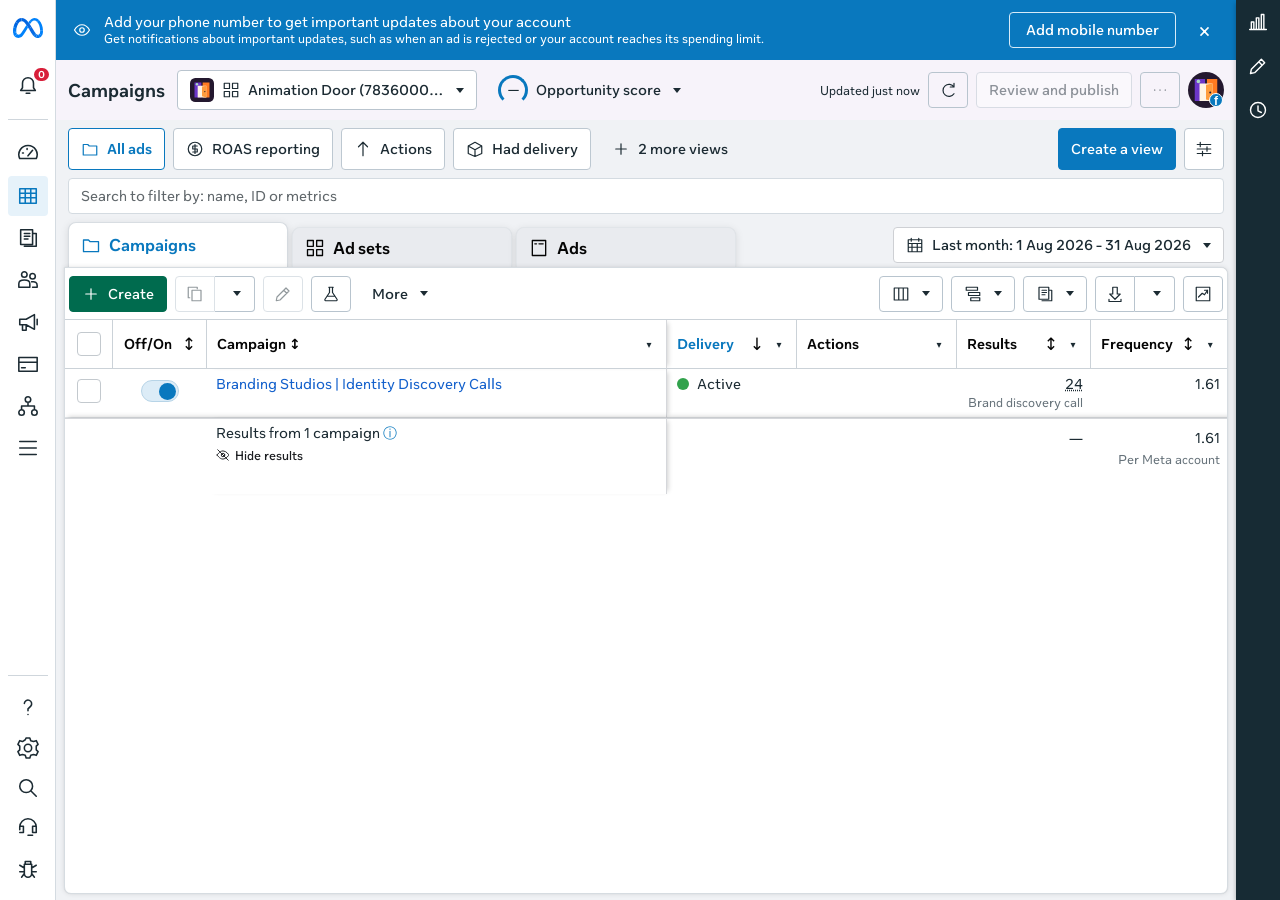
<file: index.html>
<!doctype html>
<html lang="en"><head><meta charset="utf-8"><meta name="viewport" content="width=device-width,initial-scale=1"><meta name="description" content="Static Ads Manager dashboard template with imported report data."><title>Ads Manager - Manage ads - Campaigns</title><link rel="icon" href="assets/favicon.svg"><link rel="stylesheet" href="styles.css?v=11c450855d3ec6a2"></head>
<body><nav id="sidebar" aria-label="Main navigation"></nav><main id="app"><section id="account-alert" aria-label="Account notification"></section><header id="header"></header><section id="workspace"><div id="views"></div><div class="searchbar"><span id="filter-chips"></span><input id="search" aria-label="Search campaigns, ad sets or ads" placeholder="Search to filter by: name, ID or metrics" autocomplete="off"><button class="icon-button" data-action="filters" title="Search and filter" aria-label="Search and filter"></button></div><div id="tabs"></div><section id="table-panel"><div id="toolbar"></div><div id="notice" hidden></div><div id="table-scroll" tabindex="0" aria-label="Scrollable reporting table"><table id="data-table"></table></div></section></section></main><aside id="rightbar"></aside><div id="popover" class="popover" hidden></div><dialog id="modal"></dialog><div id="drawer" hidden></div><div id="toast" role="status" hidden></div><script src="assets/company.js?v=bb3c843398dd4e24"></script><script src="assets/data.js?v=93185e0eb9f5e865"></script><script src="assets/creatives.js?v=4fd0dfed89fa26f0"></script><script src="app.js?v=01bb34470ce94262"></script><script src="options.js?v=99bdea44d9684b03"></script><script src="creatives.js?v=c69f7ed2729ac9e9"></script><script src="breakdowns.js?v=2aff0ffcfb883b6e"></script><script src="column-editor.js?v=8ea041b176806b85"></script><script src="assets/vendor/xlsx.full.min.js?v=c9506197caf809a0"></script><script src="exports.js?v=f3770abbb6e367da"></script>
<script src="preview-modal.js?v=050e2053de59de13"></script><script src="formatting.js?v=ef0cbde41c528ed6"></script><script src="sorting.js?v=6ae50767b2b892c7"></script><script src="saved-presets.js?v=0e40792ff7ae349d"></script></body></html>
</file>
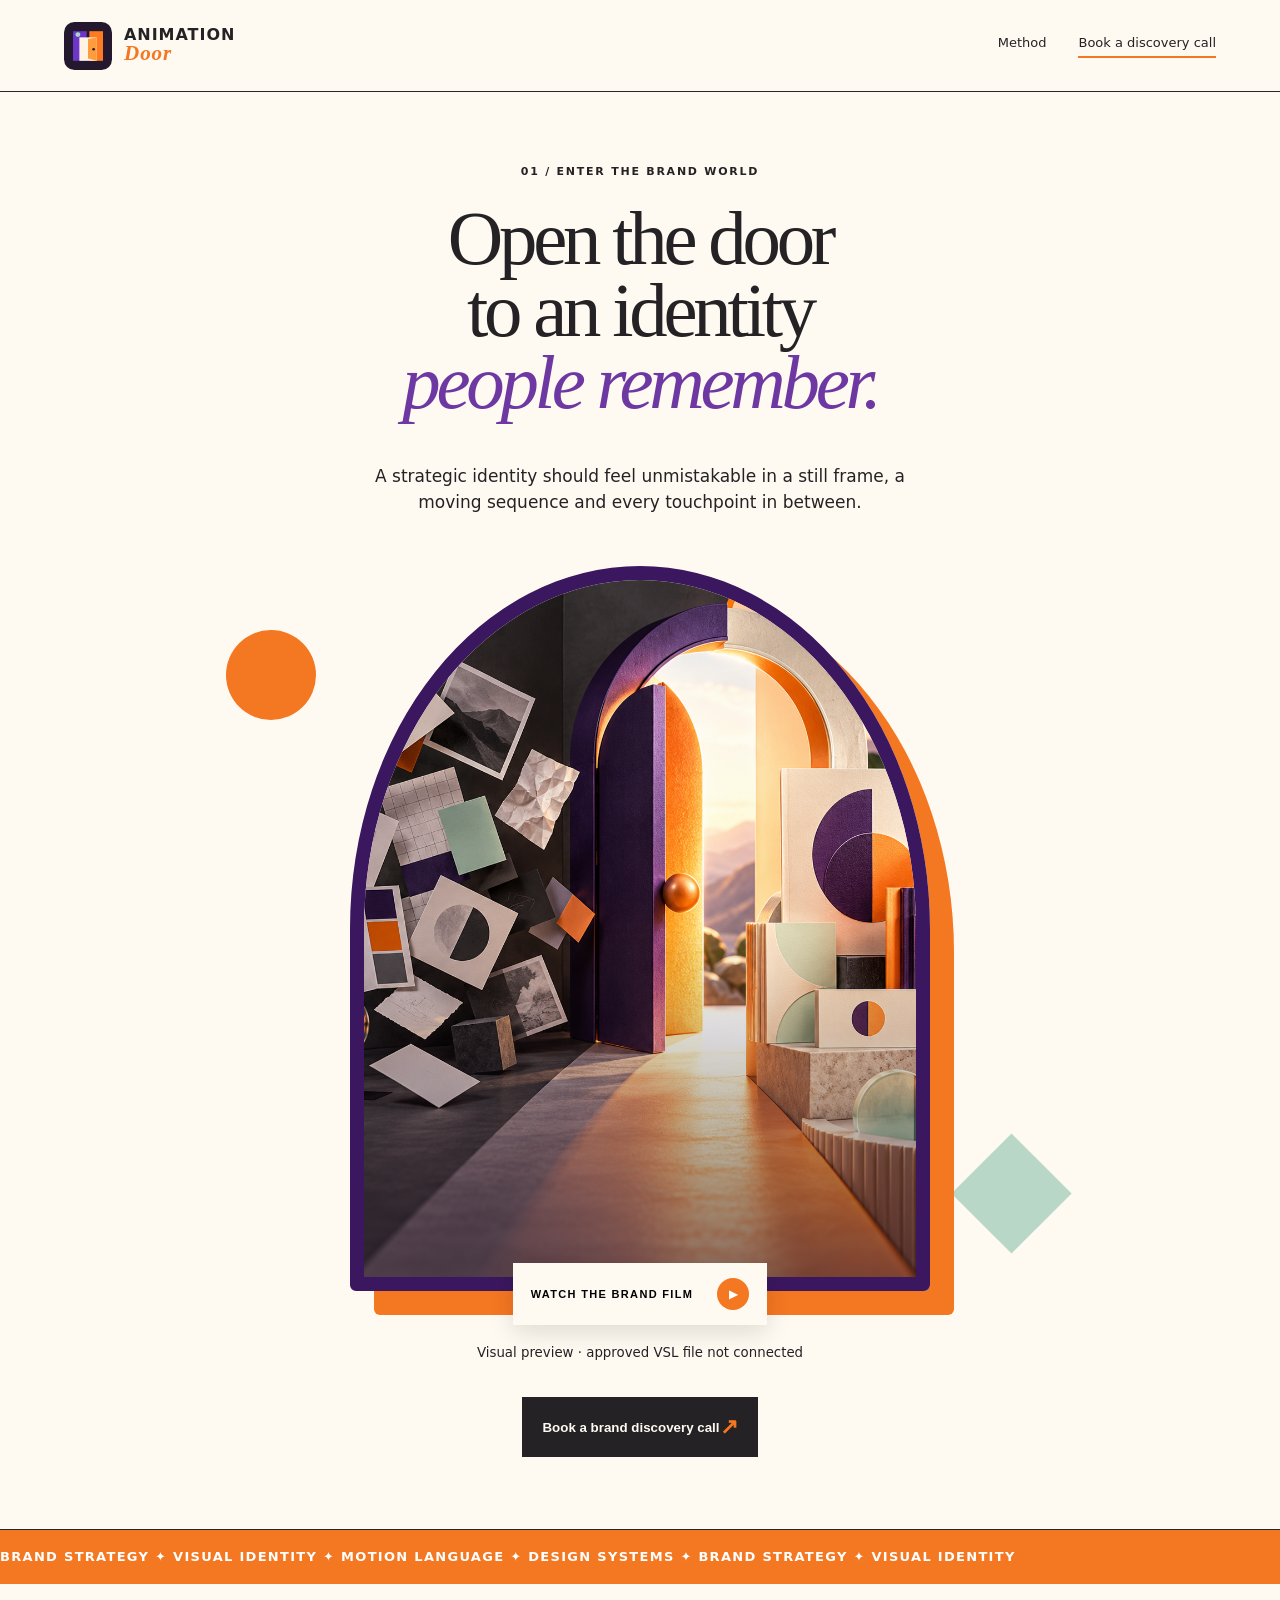
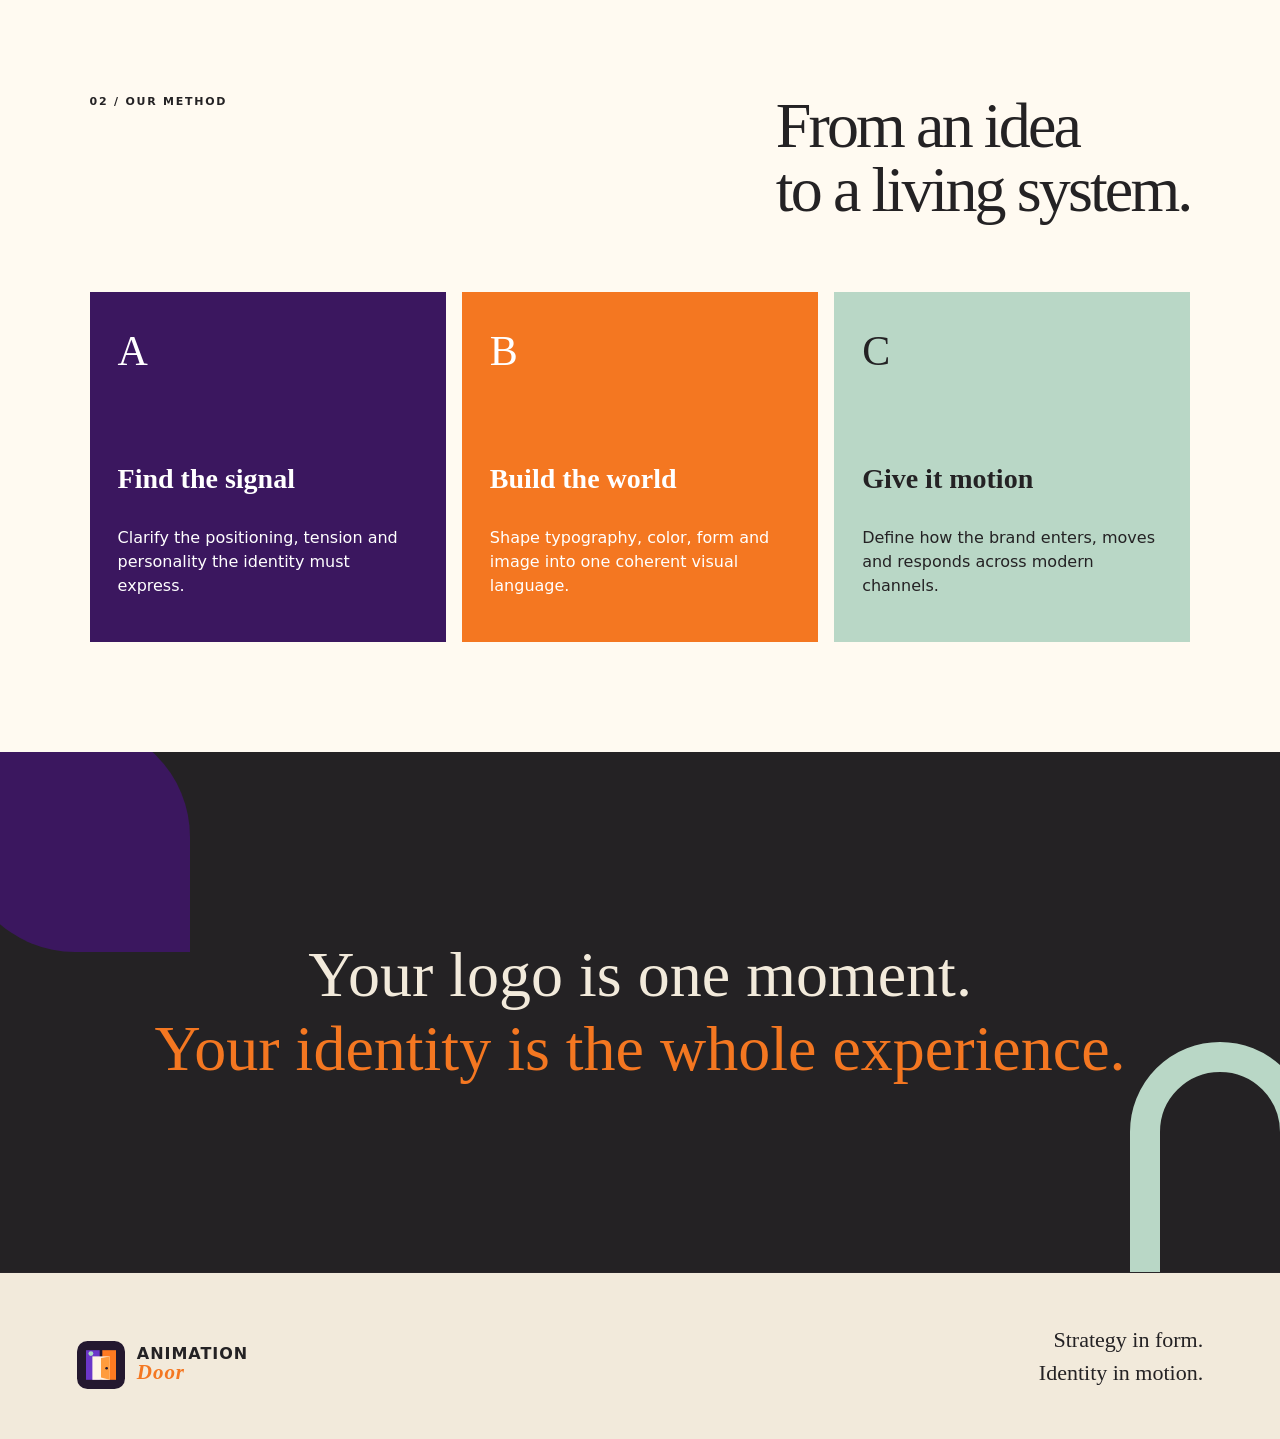
<file: vsl/index.html>
<!doctype html>
<html lang="en">
<head>
  <meta charset="utf-8">
  <meta name="viewport" content="width=device-width,initial-scale=1">
  <meta name="description" content="Animation Door VSL and discovery-call page for ambitious branding and visual identity studios.">
  <title>Animation Door — Open Into a More Distinctive Brand</title>
  <link rel="stylesheet" href="styles.css?v=0c51c79fdf096d5d">
</head>
<body data-brand="animation-door">
  <header>
    <a class="brand" href="#top"><img src="../assets/company-media/profileImage.svg" alt="Animation Door"><span>Animation<br><i>Door</i></span></a>
    <nav><a href="#method">Method</a><a href="#book-call">Book a discovery call</a></nav>
  </header>
  <main id="top">
    <section class="hero">
      <div class="hero-copy">
        <p class="index">01 / ENTER THE BRAND WORLD</p>
        <h1>Open the door<br>to an identity<br><em>people remember.</em></h1>
        <p class="intro">A strategic identity should feel unmistakable in a still frame, a moving sequence and every touchpoint in between.</p>
      </div>
      <div class="portal">
        <div class="portal-frame"><img src="../assets/company-media/0-image.png" alt="Animation Door brand world"><div class="arch"></div></div>
        <button type="button" class="play" data-play><span>WATCH THE BRAND FILM</span><b>▶</b></button>
        <small data-video-note>Visual preview · approved VSL file not connected</small>
      </div>
      <div class="hero-booking" id="book-call">
        <button class="door-button" type="button" data-book-call><span>Book a brand discovery call</span><b>↗</b></button>
        <p class="booking-note" data-booking-note hidden>Calendar link not connected yet. Add the approved booking link before publication.</p>
      </div>
    </section>

    <section class="marquee" aria-label="Animation Door capabilities"><span>BRAND STRATEGY ✦ VISUAL IDENTITY ✦ MOTION LANGUAGE ✦ DESIGN SYSTEMS ✦ BRAND STRATEGY ✦ VISUAL IDENTITY</span></section>

    <section class="method" id="method">
      <div class="method-title"><p class="index">02 / OUR METHOD</p><h2>From an idea<br>to a living system.</h2></div>
      <div class="method-cards">
        <article class="violet"><span>A</span><h3>Find the signal</h3><p>Clarify the positioning, tension and personality the identity must express.</p></article>
        <article class="orange"><span>B</span><h3>Build the world</h3><p>Shape typography, color, form and image into one coherent visual language.</p></article>
        <article class="mint"><span>C</span><h3>Give it motion</h3><p>Define how the brand enters, moves and responds across modern channels.</p></article>
      </div>
    </section>

    <section class="statement"><div class="shape s1"></div><div class="shape s2"></div><p>Your logo is one moment.<br><strong>Your identity is the whole experience.</strong></p></section>

  </main>
  <footer><div class="brand"><img src="../assets/company-media/profileImage.svg" alt=""><span>Animation<br><i>Door</i></span></div><p>Strategy in form.<br>Identity in motion.</p></footer>
  <script src="app.js?v=7109d7eeb6460b3b"></script>
</body>
</html>
</file>
<file: styles.css>
:root{font-family:Arial,Helvetica,sans-serif;font-size:14px;color:#1c2b33;--blue:#0978BE;--border:#cdd2d5;--muted:#606770;--row:#f2f3f5;--name-width:460px}*{box-sizing:border-box}body{margin:0;background:linear-gradient(120deg,#e3eef8,#e5f5ed);height:100vh;overflow:hidden}button,input,select,textarea{font:inherit;color:inherit}button{cursor:pointer;border:1px solid #aeb7bd;background:#fff;border-radius:4px;padding:8px 12px;display:inline-flex;gap:8px;align-items:center;justify-content:center;white-space:nowrap;height:36px}button:hover{background:#f0f2f5}button:disabled{opacity:.48;cursor:default}button:focus-visible,a:focus-visible,input:focus-visible,select:focus-visible{outline:2px solid #0978BE;outline-offset:2px}button.primary{background:#0978BE;color:#fff;border-color:#0978BE}button.primary:hover{background:#0978BE}button.green{background:#006b50;color:#fff;border-color:#006b50}button.flat{border-color:transparent;background:transparent}button.flat:hover{background:#e5e9ed}button.icon-button{width:40px;padding:8px;background:transparent}.icon{width:18px;height:18px;flex:none;vertical-align:middle;stroke:currentColor;fill:none;stroke-width:1.6;stroke-linecap:round;stroke-linejoin:round}.chevron{width:0;height:0;border-left:4px solid transparent;border-right:4px solid transparent;border-top:5px solid currentColor;margin-left:4px}.spacer{flex:1}.muted{color:var(--muted)}.small{font-size:12px}.text-link{border:0;padding:0;height:auto;background:none;color:#0978BE;justify-content:flex-start}.text-link:hover{text-decoration:underline;background:none}#sidebar{position:fixed;left:0;top:0;bottom:34px;width:57px;background:white;border-right:1px solid var(--border);display:flex;align-items:center;flex-direction:column;padding:12px 7px;gap:4px;z-index:25}#sidebar .meta-logo{height:24px;width:32px;margin:6px 0 22px}#sidebar button{width:40px;height:38px;border:0;padding:8px;position:relative;background:transparent}#sidebar button:hover,#sidebar button.selected{background:#e1eff8;color:#0978BE}#sidebar .icon{width:24px;height:24px}#sidebar hr{width:40px;border:0;border-top:1px solid var(--border);margin:15px 0}#sidebar .nav-bottom{margin-top:auto;display:flex;flex-direction:column;gap:0}#sidebar .badge{position:absolute;top:0;right:0;background:#a80d25;color:white;border-radius:9px;padding:1px 4px;font-size:11px;font-weight:bold}#app{margin-left:57px;margin-right:44px;height:calc(100vh - 34px);display:flex;flex-direction:column}#header{height:61px;display:flex;align-items:center;gap:8px;padding:10px 12px;background:linear-gradient(100deg,#f7ecee,#eceaf6 60%,#e6eef8);flex:none}h1{font-size:18px;margin:0 6px 0 0}#account{width:300px;justify-content:flex-start;height:40px;border-color:#cdd1d5;font-size:14px}#account .account-label{overflow:hidden;text-overflow:ellipsis;flex:1;text-align:left}.account-avatar{display:inline-grid;place-items:center;width:25px;height:25px;background:#f68189;color:#9e1830;border:3px solid #fac5c8;font-weight:bold}.score{display:inline-flex;align-items:center;gap:10px}.score-ring{font-size:11px;font-weight:bold;width:29px;height:29px;display:grid;place-items:center;border:3px solid #0978BE;border-bottom-color:transparent;border-radius:50%}.profile{border-radius:50%;background:#e2e8f0!important;border:2px solid white!important;width:36px;height:36px;padding:0;font-size:12px;font-weight:bold}#workspace{margin:0 5px;min-height:0;flex:1;border:1px solid #d4dde3;border-radius:9px;padding:7px 8px 6px;background:#f0f3f7aa;display:flex;flex-direction:column}#views{display:flex;gap:8px;align-items:center;min-height:43px;margin-bottom:8px}#views button{height:42px;border-color:#c7ced3}#views button.active{color:#0978BE;border-color:#0978BE;background:#f9fcff;font-weight:bold}#views .flat{border-color:transparent}.searchbar{height:36px;background:white;border-radius:3px;display:flex;align-items:center;margin-bottom:8px;flex:none}.searchbar input{border:0;background:transparent;outline:0;flex:1;padding:9px 16px;min-width:90px}.searchbar input::placeholder{color:#60676b}.searchbar .icon-button{border:0;width:35px;height:34px}.chip{display:inline-flex;gap:8px;align-items:center;border:1px solid #bdd5e5;background:#eaf3fb;border-radius:4px;margin-left:6px;padding:4px 8px;font-size:12px}.chip button{height:18px;border:0;padding:0;background:none}#tabs{display:flex;align-items:end;gap:7px;min-height:45px;flex:none}#tabs [role=tab]{height:43px;justify-content:flex-start;min-width:0;width:286px;border-radius:10px 10px 0 0;border:0;box-shadow:0 -2px 7px #2335410b;background:#edf0f5;font-weight:bold;font-size:16px;padding:12px}#tabs [role=tab][aria-selected=true]{background:white;color:#0978BE;box-shadow:0 -2px 8px #23354113}#tabs [role=tab] .icon{width:22px;height:22px}#date-button{margin:0 0 8px auto;background:transparent;height:36px}#table-panel{background:#fff;border-radius:0 7px 7px 7px;display:flex;flex:1;min-height:0;margin:0 -1px;overflow:hidden}#table-panel{flex-direction:column}#toolbar{display:flex;gap:8px;align-items:center;padding:8px 1px;border-bottom:1px solid var(--border);height:53px;flex:none}#toolbar .split{display:flex;gap:0}#toolbar .split button:first-child{border-radius:4px 0 0 4px}#toolbar .split button:last-child:not(:first-child){border-radius:0 4px 4px 0;border-left:0;width:39px}#table-scroll{overflow:auto;flex:1;position:relative;scrollbar-color:#b7b9bc #f5f5f5;scrollbar-width:thin}table{border-collapse:separate;border-spacing:0;table-layout:fixed;width:max-content;min-width:100%;font-size:14px}th{height:48px;background:white;text-align:left;border-right:1px solid var(--border);border-bottom:1px solid var(--border);padding:0;position:sticky;top:0;z-index:4;font-size:14px}th .th-content{height:48px;padding:7px 10px;display:flex;align-items:center;gap:8px;cursor:pointer}th .th-label{display:-webkit-box;-webkit-line-clamp:2;-webkit-box-orient:vertical;overflow:hidden;line-height:19px;flex:1}th .sort-mark{font-size:17px;font-weight:normal}th .sort-arrow{font-size:10px}.resize-handle{position:absolute;right:-3px;top:0;height:100%;width:7px;cursor:col-resize;z-index:10}td{height:46px;padding:6px 8px 6px 10px;text-align:right;vertical-align:top;border-bottom:1px solid #f7f8f9;background:white;line-height:19px;overflow:hidden;text-overflow:ellipsis;white-space:nowrap}tbody tr:nth-child(even) td{background:var(--row)}tbody tr:hover td{background:#eaf1f8}tbody tr.selected td{background:#e1effb}td .sub{display:block;color:#60666b;font-size:12px;line-height:17px;white-space:nowrap;overflow:hidden;text-overflow:ellipsis}th.check,td.check{position:sticky;left:0;width:48px;min-width:48px;max-width:48px;text-align:center;padding:10px 9px;z-index:3}th.onoff,td.onoff{position:sticky;left:48px;width:94px;min-width:94px;max-width:94px;text-align:center;z-index:3}td.onoff{padding:12px}th.name,td.name{position:sticky;left:142px;width:var(--name-width);min-width:var(--name-width);max-width:var(--name-width);text-align:left;border-right:1px solid #d5d7db;z-index:3}th.check,th.onoff,th.name{z-index:6}td.name{padding:5px 9px;height:46px;position:sticky}td.name .name-link{font-weight:600;font-size:14px;color:#005ca4;border:0;background:none;display:block;width:100%;text-align:left;padding:0 12px 0 0;height:20px;overflow:hidden;text-overflow:ellipsis;white-space:nowrap;line-height:20px}td.name .name-link:hover{text-decoration:underline}.row-actions{display:flex;gap:13px;visibility:hidden;height:16px;align-items:center}.row-actions button{padding:0;border:0;background:none;font-size:12px;height:16px;color:#53636e;gap:3px}.row-actions .icon{width:12px;height:12px}tr:hover .row-actions,tr.selected .row-actions{visibility:visible}.pin{position:absolute;right:7px;top:5px;color:#0978BE}.pin .icon{width:13px;height:13px}.delivery{text-align:left!important}.dot{display:inline-block;width:12px;height:12px;border-radius:50%;background:#c6ced3;margin-right:8px;vertical-align:-1px}.dot.active{background:#30a24c}.dot.draft{background:#7986c9}input[type=checkbox]{appearance:none;width:24px;height:24px;border:1px solid #c3c9ce;background:white;border-radius:4px;vertical-align:middle;margin:0;cursor:pointer;position:relative}input[type=checkbox]:checked{background:#0978BE;border-color:#0978BE}input[type=checkbox]:checked:after{content:'✓';position:absolute;inset:0;color:#fff;font-size:18px;text-align:center;line-height:22px}.switch{width:38px;height:22px;border:1px solid #ccd1d5;background:white;border-radius:15px;padding:2px;display:inline-flex;justify-content:flex-start}.switch:before{content:'';background:#23343b;display:block;width:17px;height:17px;border-radius:50%}.switch[aria-checked=true]{background:#deedf9;justify-content:flex-end}.switch[aria-checked=true]:before{background:#0978BE}tfoot{position:sticky;bottom:0;z-index:5}tfoot td{height:75px;background:white!important;border-top:1px solid var(--border);border-bottom:0;padding-top:7px}tfoot td.name{font-weight:normal;font-size:14px}.metric-result{text-decoration:underline dotted;cursor:pointer}.empty{height:250px;text-align:center;padding:55px;color:#5e6971}.empty h2{font-size:19px;color:#1c2b33}#rightbar{position:fixed;right:0;top:0;bottom:34px;width:44px;background:#1b2a31;display:flex;flex-direction:column;align-items:center;padding:4px;gap:7px}#rightbar button{color:#bcc4ca;background:none;border:0;width:36px}.popover{position:fixed;z-index:60;background:#fff;border-radius:8px;box-shadow:0 6px 24px #1c2b3340;border:1px solid #d9dde1;padding:8px;min-width:235px;max-height:75vh;overflow:auto}.popover[hidden]{display:none}.menu-item{display:flex;width:100%;border:0;text-align:left;justify-content:flex-start;min-height:36px;height:auto;background:#fff;padding:9px 10px;border-radius:4px;white-space:normal}.menu-item:hover{background:#edf3f8}.menu-item.selected{background:#e7f3ff;color:#0978BE}.menu-heading{font-size:14px;font-weight:bold;padding:10px}.menu-separator{border:0;border-top:1px solid #e0e3e6;margin:6px 0}.popover input[type=search]{width:100%;padding:9px;border:1px solid #aeb7bd;border-radius:4px;margin-bottom:8px}dialog{border:0;border-radius:9px;padding:0;box-shadow:0 15px 60px #0004;width:650px;max-width:calc(100vw - 32px);color:#1c2b33;max-height:90vh}dialog::backdrop{background:#1c2b3360}.modal-head{display:flex;align-items:center;padding:16px 20px;border-bottom:1px solid #dce0e3;gap:15px}.modal-head h2{font-size:20px;margin:0;flex:1}.modal-head .icon-button{border:0;background:#f0f2f5;border-radius:50%;height:32px;width:32px}.modal-body{padding:20px;overflow:auto;max-height:65vh}.modal-footer{padding:12px 20px;border-top:1px solid #dce0e3;display:flex;justify-content:flex-end;gap:8px}.field{display:block;margin-bottom:18px;font-weight:bold}.field input:not([type=checkbox]):not([type=radio]),.field select,.field textarea{display:block;width:100%;margin-top:7px;padding:10px 12px;border:1px solid #aeb7bd;border-radius:5px;font-weight:normal;background:white}.field textarea{min-height:90px;resize:vertical}.field small{display:block;margin-top:5px;font-size:12px;color:#606770;font-weight:normal}.field-row{display:flex;gap:16px}.field-row>*{flex:1;min-width:0}.info-box{padding:12px 14px;background:#edf5fb;border:1px solid #cbdfea;border-radius:6px;margin-bottom:18px;font-size:14px;line-height:21px}.option-card{display:flex;align-items:center;gap:12px;border:1px solid #d3d9dd;padding:13px;border-radius:6px;margin:8px 0;cursor:pointer}.option-card:has(input:checked){background:#edf6ff;border-color:#0978BE}.option-card .icon{width:27px;height:27px}.option-card strong{display:block;margin-bottom:4px}.option-card small{color:#606770}.calendar-wrap{display:flex;gap:20px}.calendar-presets{width:140px;flex:none;display:flex;flex-direction:column;gap:3px}.calendar-presets button{border:0;justify-content:flex-start;height:32px}.calendar{flex:1}.calendar-grid{display:grid;grid-template-columns:repeat(7,1fr);gap:3px;text-align:center}.calendar-grid button{padding:0;height:34px;border:0}.calendar-grid .in-range{background:#e5f1fb;border-radius:0}.calendar-grid .endpoint{background:#0978BE;color:white}.calendar-month{display:flex;align-items:center;justify-content:space-between;margin-bottom:15px;font-weight:bold}.calendar-grid small{padding:8px 0;color:#687078}.checklist{display:grid;grid-template-columns:1fr 1fr;gap:8px}.checklist label{display:flex;align-items:center;gap:10px;padding:7px 3px}.checklist input{width:20px;height:20px;flex:none}.checklist input:checked:after{font-size:15px;line-height:18px}#drawer{position:fixed;top:0;right:44px;bottom:34px;width:min(780px,calc(100vw - 100px));background:#f1f3f5;z-index:45;box-shadow:-8px 0 25px #1c2b3326;display:flex;flex-direction:column}#drawer[hidden]{display:none}.drawer-body{padding:20px;overflow:auto;flex:1}.card{background:white;border-radius:8px;padding:20px;margin-bottom:15px;border:1px solid #dce1e5}.card h3{margin:0 0 16px;font-size:17px}.drawer-tabs{padding:12px 20px;display:flex;gap:15px;border-bottom:1px solid #cdd2d5;background:white}.drawer-tabs button{border:0}.drawer-tabs button.active{color:#0978BE;background:#eaf3fc}.metric-cards{display:grid;grid-template-columns:repeat(3,1fr);gap:12px;margin-bottom:20px}.metric-card{padding:15px;background:white;border:1px solid #dce1e5;border-radius:7px}.metric-card strong{display:block;font-size:25px;margin-top:10px}.bar-row{display:flex;align-items:center;gap:12px;margin:15px 0;font-size:12px}.bar-row span{width:150px;overflow:hidden;text-overflow:ellipsis;white-space:nowrap}.bar-track{height:20px;flex:1;background:#f0f4f8;border-radius:3px;overflow:hidden}.bar-fill{height:100%;background:#0978BE;min-width:1px}.bar-row b{width:94px;text-align:right;font-weight:normal}#toast{position:fixed;bottom:53px;right:64px;background:white;border-left:5px solid #138238;box-shadow:0 4px 25px #0003;border-radius:6px;padding:18px 25px;z-index:100;max-width:410px;line-height:20px}#notice{padding:7px 12px;background:#fff8e6;border-bottom:1px solid #eadbae;font-size:12px}.tab-count{background:#dceaf7;font-size:12px;padding:2px 5px;border-radius:3px;margin-left:auto}.page-nav{display:flex;align-items:center;gap:6px;margin-left:auto;font-size:12px}.page-nav button{padding:3px 8px;height:27px}.page-nav+#date-button{margin-left:8px}.preview-ad{max-width:360px;margin:auto;border:1px solid #d9dde1;border-radius:6px;overflow:hidden}.preview-ad .ad-copy{padding:12px;white-space:pre-wrap}.preview-ad img{width:100%;max-height:330px;object-fit:contain;background:#eee}.ad-placeholder{background:#f0f2f5;min-height:180px;display:grid;place-items:center;color:#737d85}.tool-grid{display:grid;grid-template-columns:repeat(2,1fr);gap:10px}.tool-grid button{justify-content:flex-start;height:50px}.history-entry{padding:14px;border-bottom:1px solid #e1e4e7;line-height:21px}.selected-columns{display:flex;flex-wrap:wrap;gap:5px;margin:12px 0}.selected-columns button{font-size:12px;height:26px}body.compact td{height:36px;padding-top:3px;padding-bottom:2px}body.compact .row-actions{display:none}@media(max-width:1250px){#views{gap:5px}#views button{padding:8px}#views .optional{display:none}#header .score-label{display:none}#account{width:270px}#tabs [role=tab]{width:190px}#toolbar{gap:5px}#toolbar button{padding:7px 9px}#toolbar .ab-label{display:none}}@media(max-width:850px){#header .updated,#header .score{display:none}#account{width:225px}#header{padding:8px;gap:5px}#views{overflow-x:auto}#views .spacer{display:none}#views button{flex:none}#toolbar{overflow-x:auto;flex:none}#toolbar>*{flex:none}#toolbar .spacer{min-width:10px}#tabs{flex-wrap:wrap}#tabs [role=tab]{flex:1;width:auto}#date-button{margin:3px 0 6px auto}#app{margin-right:0}#rightbar{display:none}#drawer{right:0;bottom:0;width:calc(100vw - 57px)}#header h1{font-size:16px}#header #publish{font-size:12px;max-width:100px;overflow:hidden}.calendar-wrap{flex-direction:column}.calendar-presets{width:auto;flex-direction:row;overflow:auto}.checklist{grid-template-columns:1fr}.metric-cards{grid-template-columns:1fr}.field-row{flex-direction:column}}@media print{body{height:auto;overflow:visible;background:white}#sidebar,#header,#views,.searchbar,#tabs,#toolbar,#rightbar,#drawer,#toast{display:none!important}#app{margin:0;height:auto}#workspace,#table-panel,#table-scroll{display:block;overflow:visible}th,td{position:static!important}table{font-size:10px}td .row-actions{display:none}}
@font-face{font-family:Optimistic;src:url('assets/reference-font-2.woff2') format('woff2');font-weight:100 900;font-style:normal;font-display:swap}
:root{font-family:Optimistic,system-ui,Arial,sans-serif}td.name .name-link{font-weight:400;color:#0978BE}#table-panel{margin-left:-8px;margin-right:-8px}#toolbar{padding-left:8px;padding-right:8px}.profile{position:relative}.profile img{width:32px;height:32px;object-fit:cover;border-radius:50%}.fb-dot{position:absolute;bottom:-1px;right:-1px;border:1px solid white;background:#0978BE;color:white;border-radius:50%;height:14px;width:14px;font:bold 12px Arial;line-height:15px}.account-avatar{border:0;object-fit:cover}.menu-item[hidden],.checklist label[hidden]{display:none}
.date-popover{padding:0;max-height:min(540px,calc(100vh - 24px));border:0}.date-menu-shell{display:flex;min-height:510px}.date-menu-shell>aside{width:210px;flex:none;border-right:1px solid #d4d8dc;padding:14px 16px;max-height:520px;overflow:auto;scrollbar-width:thin}.date-menu-shell aside>b{font-size:14px;display:block;margin-bottom:5px}.date-preset-row{border:0;padding:5px 0;width:100%;justify-content:flex-start;height:34px;font-size:14px}.date-preset-row:hover{background:#eef2f5}.radio-dot{width:23px;height:23px;border:1px solid #c6cbd0;border-radius:50%;flex:none;position:relative}.date-preset-row[aria-checked=true] .radio-dot:after{content:'';position:absolute;inset:4px;background:#0978BE;border-radius:50%}.date-menu-shell hr{border:0;border-top:1px solid #cdd1d4}.date-main{padding:12px 16px 16px;display:flex;flex-direction:column;flex:1;min-width:0}.date-calendars{display:flex;gap:28px;position:relative}.date-month{flex:1;min-width:0}.date-month>header{height:33px;display:flex;justify-content:center;gap:12px;margin-bottom:4px}.date-month select{border:0;background:white;font-size:14px;max-width:75px}.date-grid{display:grid;grid-template-columns:repeat(7,1fr);gap:6px 0;text-align:center}.date-grid>span{font-size:12px;color:#5c6268;padding:8px 0}.date-grid button{height:24px;min-width:0;padding:0;border:0;background:white;border-radius:0;font-size:14px}.date-grid button.range{background:#bed9f0}.date-grid button.edge{background:#0978BE;color:white;border-radius:3px}.date-grid button:hover{box-shadow:inset 0 0 0 1px #0978BE}.date-nav{position:absolute;top:0;border:0;padding:0;width:20px;height:28px;background:white}.date-prev{left:0}.date-next{right:0}.date-compare{display:flex;gap:9px;align-items:center;margin:20px 0 8px}.date-range-line{display:flex;align-items:center;gap:5px}.range-dot{width:16px;height:16px;background:#bcd8ef;border-radius:5px;flex:none}.date-range-line select{width:44%;padding:8px;border:1px solid #c6cbd0;border-radius:4px;background:white;height:36px}.date-range-line input{width:25%;min-width:0;padding:8px 4px;border:1px solid #c6cbd0;border-radius:4px;font-size:12px;height:36px}.date-main footer{display:flex;gap:8px;align-items:end;margin-top:auto;padding-top:24px}.date-main footer small{font-size:12px;color:#606770;align-self:end}.compare-line{margin-top:8px}.sort-menu-button{padding:0;border:0;background:transparent;height:22px;width:14px;min-width:14px;font-size:10px}.sort-menu-button:hover{background:#e6edf4}@media(max-width:780px){.date-popover{width:calc(100vw - 75px)!important;left:65px!important}.date-menu-shell>aside{width:150px;padding:10px}.date-calendars{gap:12px}.date-month:nth-of-type(2){display:none}.date-main footer{flex-wrap:wrap}.date-main footer small{width:100%}.date-menu-shell{min-height:480px}}
/* Match Meta's observed 46 px campaign row rhythm. */
#tabs{min-height:43px}td{padding-top:4px;padding-bottom:5px}td.name{padding-top:4px;padding-bottom:5px}td.onoff{padding:11px}.switch{vertical-align:top}#sidebar hr{margin-top:17px;margin-bottom:17px}
.creative-library input{width:100%;height:40px;padding:8px 12px;border:1px solid #ccd0d5;border-radius:6px}.creative-item{display:flex;width:100%;text-align:left;gap:12px;padding:12px;border:0;border-bottom:1px solid #e4e6eb;background:white;align-items:center}.creative-item:hover{background:#eef5ff}.creative-item>span:nth-last-child(2){flex:1;min-width:0}.creative-item small{display:block;color:#65676b;margin-top:5px;overflow-wrap:anywhere}.creative-item img,.creative-no-image{width:56px;height:56px;object-fit:cover;border-radius:5px;flex-shrink:0}.creative-no-image{display:grid;place-items:center;background:#edf0f4;color:#65676b}.creative-pagination,.preview-controls{display:flex;align-items:center;justify-content:space-between;gap:12px;margin:16px 0}.preview-controls select{padding:8px;border:1px solid #ccd0d5;border-radius:5px}.source-preview-layout{max-width:760px;margin:auto}.source-ad{max-width:430px;margin:20px auto;background:#fff}.source-primary{white-space:pre-wrap}.source-media{position:relative;background:#141414}.source-media img{display:block;width:100%;max-height:540px;object-fit:contain}.video-indicator{position:absolute;bottom:12px;left:12px;background:#000b;color:#fff;padding:6px 10px;border-radius:16px}.source-destination{background:#f0f2f5;overflow-wrap:anywhere}.source-destination h3{margin:6px 0}.source-destination p{font-size:13px;color:#65676b}.creative-external{display:inline-block;padding:8px 12px;border:1px solid #ccd0d5;border-radius:5px;color:#2161cc;margin:4px 0;text-decoration:none;background:white}.preview-page-icon{float:left;width:38px;height:38px;background:#e9eef5;border-radius:50%;display:grid;place-items:center;margin-right:9px}.preview-social{padding:13px;text-align:center;border-top:1px solid #ddd;color:#65676b}.vertical-placement{max-width:320px}.vertical-placement .source-media img{height:480px;object-fit:contain}.creative-source-details{padding:16px;background:#f5f7fa;border-radius:8px}.creative-source-details summary{padding:12px 0;cursor:pointer}.creative-source-details dl{display:grid;grid-template-columns:130px 1fr;gap:10px;font-size:13px}.creative-source-details dd{margin:0;overflow-wrap:anywhere}.creative-source-details dt{font-weight:600}
.preview-full-copy summary{color:#65676b;font-weight:600;cursor:pointer;display:inline}.preview-full-copy[open]{padding-top:8px}.preview-full-copy[open] summary{margin-bottom:8px;display:block}
.breakdown-popover{overflow:visible!important;padding:4px!important}.breakdown-shell{max-height:min(680px,calc(100vh - 280px));overflow:auto;padding:4px}.breakdown-shell>input{width:100%;padding:9px 10px;border:1px solid #ced0d4;border-radius:5px;margin-bottom:6px}.breakdown-choice,.breakdown-category{width:100%;display:flex;align-items:center;gap:9px;border:0;background:#fff;text-align:left;padding:10px 8px;min-height:42px;font-size:14px}.breakdown-choice:hover,.breakdown-category:hover{background:#eef3fa}.breakdown-choice[aria-checked=true]{background:#e8f1ff}.breakdown-category{justify-content:space-between;min-height:36px}.breakdown-category>span{font-size:24px;font-weight:300;line-height:16px}.breakdown-choice small{display:block;color:#7c8187;font-size:12px;line-height:16px;margin-top:3px}.breakdown-control{width:24px;height:24px;flex-shrink:0;border:1px solid #ccd0d5;border-radius:4px;background:#fff;display:grid;place-items:center}.breakdown-control.radio{border-radius:50%}.breakdown-control.checked{background:#0978BE;border-color:#0978BE;color:white}.breakdown-control.radio.checked{background:white}.breakdown-control.radio.checked:after{content:'';width:12px;height:12px;background:#0978BE;border-radius:50%}.breakdown-choice:disabled{color:#8a8d91;background:#fff}.breakdown-choice:disabled .breakdown-control{background:#f0f2f5}#breakdown-flyout{position:fixed;background:white;border:1px solid #e4e6eb;box-shadow:0 3px 14px #0003;border-radius:6px;padding:4px;z-index:100;max-height:calc(100vh - 24px);overflow:auto}.enable-breakdown{border:1px solid #ddd;padding:4px 8px;border-radius:4px;display:inline-block!important}.breakdown-popover .menu-heading{margin:8px;font-weight:600;color:#333}
.breakdown-choice{justify-content:flex-start;white-space:normal;height:auto}.breakdown-choice>span:last-child{min-width:0}.breakdown-choice:disabled{opacity:1}.breakdown-category{height:auto}.breakdown-popover .menu-heading{white-space:normal}#breakdown-flyout{overflow-x:hidden}.creative-item{height:auto;justify-content:flex-start;white-space:normal}.creative-item b{overflow-wrap:anywhere}
.source-column-modal{max-width:calc(100vw - 40px);height:min(700px,calc(100vh - 70px));padding:0;overflow:hidden}.source-column-modal .modal-head{height:56px;padding:16px;justify-content:flex-start}.source-column-modal .modal-head h2{font-size:16px}.source-column-modal .modal-head>.icon-button{margin-left:auto}.source-column-layout{height:calc(100% - 126px);display:grid;grid-template-columns:minmax(0,1fr) 264px}.column-catalog-area{display:flex;flex-direction:column;min-height:0;padding:8px}.column-search-row{display:flex;gap:8px;padding:0 8px}.column-search-row input{flex:1;min-width:0;height:36px;padding:9px 12px;border:1px solid #ccd0d5;border-radius:4px}.column-tabs{display:flex;gap:8px;padding:12px 8px 20px}.column-tabs button{border:0;padding:8px 12px}.column-tabs [aria-selected=true]{color:#0978BE;background:#deebf5;font-weight:600}#metric-catalog{overflow:auto;flex:1;min-height:0;padding-right:8px}.column-suggestions{border:1px solid #ced0d4;padding:16px;margin:8px 0 16px;border-radius:4px}.column-suggestions b{display:block;margin-bottom:12px}.metric-grid{display:grid;grid-template-columns:1fr 1fr;gap:0 14px;background:#fff;padding:12px}.metric-choice{display:flex;gap:9px;align-items:center;padding:8px 4px;min-height:40px;cursor:pointer;font-size:14px}.metric-choice input{width:24px;height:24px;accent-color:#0978BE;flex-shrink:0}.metric-group{margin-bottom:4px;padding:8px;border-radius:3px;background:#deebf5}.metric-group summary{cursor:pointer;list-style:none;position:relative;min-height:28px}.metric-group summary:after{content:'⌃';position:absolute;right:8px;top:4px}.metric-group:not([open]) summary:after{content:'⌄'}.metric-group summary small{display:block;font-size:12px;margin:3px 0 10px}.metric-group .metric-grid{border-radius:3px}#column-selection{border-left:1px solid #ccd0d5;display:flex;flex-direction:column;min-height:0;padding:12px 8px 0}#column-selection h3{margin:0;font-size:16px}#column-selection>p{margin:3px 0 12px}.column-selection-list{overflow:auto;min-height:0;flex:1;padding-right:12px}.column-selected{display:flex;align-items:center;min-height:46px;gap:8px;border-bottom:1px solid #ccd0d5;padding:9px 0;font-size:14px}.column-selected.fixed{padding-left:24px}.column-selected>span:nth-child(2){flex:1;min-width:0;overflow-wrap:anywhere}.column-drag{color:#777;cursor:grab;flex-shrink:0}.column-selected button{padding:0;width:20px;height:24px;border:0;flex-shrink:0;font-size:21px}.column-reorder{display:none}.column-selected:hover .column-reorder,.column-selected:focus-within .column-reorder{display:flex}.column-reorder button{font-size:13px;width:16px}.source-column-modal .modal-footer{height:70px;display:flex;padding:16px}.source-column-modal .modal-footer>:first-child{margin-right:auto}@media(max-width:850px){.source-column-layout{grid-template-columns:minmax(0,1fr) 215px}.column-tabs{gap:0;overflow:auto}.column-tabs button{padding:8px}.metric-grid{grid-template-columns:1fr}.column-search-row button{font-size:12px}}
.source-column-modal .modal-head h2{flex:0 0 auto;margin-right:4px}.source-column-modal .modal-head .text-link{margin-right:auto}.source-column-modal input[type=checkbox]{appearance:none;border:1px solid #c7cbd0;border-radius:3px;background:#fff;display:grid;place-content:center}.source-column-modal input[type=checkbox]:checked:after{content:'✓';color:#0b719f;font-size:21px;line-height:22px}.source-column-modal .column-suggestions .metric-grid{padding:4px 0}.source-column-modal .column-suggestions{padding:16px}.source-column-modal .column-selected>button{font-weight:300;font-size:23px}
.table-ad-thumbnail{width:42px;height:42px;object-fit:cover;float:left;margin:-2px 8px -2px 0;border-radius:2px}.name-link.with-thumbnail{max-width:calc(100% - 55px)}
.export-format-options{border:0;padding:0;margin:20px 0}.export-format-options legend{font-weight:600;margin-bottom:12px}.export-format-options label{display:flex;gap:10px;align-items:center;margin:12px 0}.export-format-options input{width:22px;height:22px;accent-color:#0978BE}.export-include{display:flex;gap:10px;align-items:center;margin:16px 0}.export-include input{width:24px;height:24px;accent-color:#0978BE}.export-column-note{padding:12px;background:#f0f4f8;margin:16px 0;border-radius:4px}
/* Source-inspected ad preview modal, 5 September 2026. */
#modal.source-preview-modal{padding:0;max-width:calc(100vw - 32px);max-height:calc(100vh - 40px);overflow:hidden;border-radius:8px;color:#1c2b33} .source-preview-modal .modal-head{padding:16px;height:56px}.source-preview-modal h2{font-size:16px}.source-preview-modal .modal-footer{padding:16px;justify-content:flex-end}.pm-subhead{display:flex;justify-content:space-between;align-items:center;padding:0 20px;height:48px}.pm-subhead button,.pm-groups button{border:0;background:transparent;border-radius:4px;padding:10px 12px;cursor:pointer}.pm-subhead [aria-selected=true],.pm-groups [aria-selected=true]{background:#e1f0fa;color:#0064a5}.pm-toolbar{display:flex;position:relative;align-items:center;border-top:1px solid #ddd;padding:8px 20px;gap:8px}.pm-groups{display:flex;gap:3px}.pm-groups button{font-size:21px;padding:5px 10px}.pm-toolbar-space{flex:1}.pm-scroll{background:#f5f6f7;overflow:auto;max-height:calc(100vh - 262px);min-height:330px}.pm-grid{display:grid;grid-template-columns:repeat(2,minmax(0,1fr));align-items:start;gap:28px;padding:64px 46px 22px}.pm-card{background:white;border:1px solid #e0e3e5;border-radius:6px;overflow:hidden;font-family:Arial,sans-serif;font-size:11px;color:#1c1e21;min-width:0}.pm-card header{display:flex;gap:7px;align-items:center;padding:10px 8px}.pm-avatar{width:28px;height:28px;object-fit:cover;border-radius:50%;flex-shrink:0}.pm-avatar-empty{background:#e4e6eb;display:grid;place-items:center}.pm-card header small,.pm-contact small{display:block;font-size:10px;margin-top:3px}.pm-dots{margin-left:auto;font-size:18px}.pm-verified{border-radius:50%;background:#0978BE;color:white;font-size:8px;padding:1px 2px}.pm-copy{padding:0 8px 9px;line-height:1.4}.pm-copy summary{list-style:none;cursor:pointer}.pm-copy summary span{color:#65676b}.pm-copy[open] summary{display:none}.pm-copy div{white-space:pre-wrap;cursor:text}.pm-media{position:relative;background:#f1f2f3}.pm-media img{width:100%;display:block}.pm-video{position:absolute;bottom:8px;left:8px;color:white;background:#000a;border-radius:4px;padding:5px;font-size:10px}.pm-link{background:#f0f2f5;padding:8px;display:flex;align-items:center;gap:5px}.pm-link b{font-size:11px;line-height:1.15;flex:1}.pm-link a{font-size:10px;background:#e1e4e9;padding:8px 5px;border:0;border-radius:4px;white-space:nowrap;color:#1c1e21}.pm-counts{display:flex;justify-content:space-between;padding:9px 8px;color:#65676b}.pm-social{border-top:1px solid #ddd;text-align:center;padding:9px 1px;color:#65676b;font-size:10px;white-space:nowrap}.pm-instagram-cta{display:flex;justify-content:space-between;padding:8px;border-bottom:1px solid #eee}.pm-instagram-cta a{padding:0;border:0;font-size:11px}.pm-instagram-social{padding:9px;font-size:19px;white-space:nowrap}.pm-instagram-social span{float:right}.pm-vertical .pm-media{aspect-ratio:9/16;display:flex;align-items:center;background:#171717}.pm-right .pm-media{aspect-ratio:1.91;overflow:hidden}.pm-right .pm-media img{height:100%;object-fit:contain}.pm-render-note{padding:0 20px;font-size:12px;color:#65676b}.pm-details{padding:10px 20px 20px;font-size:12px}.pm-details summary{cursor:pointer}.pm-details dd{overflow-wrap:anywhere;margin:0 0 8px}.pm-details dt{font-weight:600}.pm-details .metric-cards{grid-template-columns:repeat(3,1fr)}.pm-details .metric-card{padding:8px;font-size:10px}.pm-details .metric-card strong{font-size:15px}.pm-share-menu{position:absolute;right:18px;top:48px;width:280px;z-index:5;background:white;box-shadow:0 3px 15px #0003;border-radius:7px;padding:10px;display:grid;gap:5px}.pm-share-menu b{font-size:12px;padding:6px}.pm-share-menu button,.pm-share-menu a{text-align:left;font-size:12px;padding:8px;border:0;display:block;background:white}.pm-share-menu button:hover{background:#f0f2f5}.pm-share-menu button:disabled{opacity:.45}.pm-destination-pane{padding:12px;background:#f7f8fa;max-height:calc(100vh - 240px);overflow:auto}.pm-phone{width:375px;max-width:100%;margin:auto;background:white;border-radius:8px;font:14px Arial,sans-serif}.pm-browser{display:flex;align-items:center;justify-content:space-around;padding:10px;border-bottom:1px solid #ccc;font-size:23px}.pm-browser span{text-align:center;font-size:13px}.pm-skeleton{height:408px;padding:24px 45px}.pm-skeleton>i{display:block;background:#c8cfd4;border-radius:6px;height:10px;width:200px;margin-bottom:10px}.pm-skeleton p{display:flex;gap:8px;align-items:center;margin:18px 0}.pm-skeleton p b{width:32px;height:32px;border-radius:50%;background:#c8cfd4}.pm-skeleton p i{height:10px;width:200px;border-radius:6px;background:#c8cfd4}.pm-contact{border-top:1px solid #ddd;padding:9px 16px;display:flex;align-items:center;gap:15px}.pm-contact .pm-avatar{width:40px;height:40px}.pm-whatsapp{margin-left:auto;background:#007d70;border-radius:4px;color:white;padding:10px;font-size:12px}.pm-phone-bottom{padding:14px;text-align:center;font-size:24px}.pm-destination{padding:50px 20px;text-align:center;min-height:400px;overflow-wrap:anywhere}#modal.source-preview-modal.pm-advanced{width:960px!important}.pm-advanced .pm-grid{padding:30px 100px;gap:40px}@media(max-width:560px){.pm-grid{padding:28px 14px;gap:10px}.pm-toolbar{padding:8px}.pm-groups button{padding:5px}.pm-link{flex-wrap:wrap}.pm-advanced .pm-grid{padding:20px}.pm-details .metric-cards{grid-template-columns:1fr}.pm-skeleton{height:300px}}
.pm-instagram-social{display:flex;align-items:center;gap:12px}.pm-instagram-social .icon{width:19px;height:19px;stroke-width:1.5}.pm-instagram-social span{margin-left:auto}.pm-groups .icon{width:20px;height:20px}
.pm-phone-bottom{display:flex;align-items:center;justify-content:space-around}.pm-phone-bottom .icon{width:24px;height:24px}.pm-copy[open] summary{display:block;color:#65676b;margin-bottom:8px}.pm-copy[open] summary span{font-size:0}.pm-copy[open] summary span:after{content:'less';font-size:11px}
#modal.source-preview-modal.pm-advanced{width:calc(100vw - 16px)!important;max-width:calc(100vw - 16px);height:calc(100vh - 48px);max-height:calc(100vh - 48px)}.pm-advanced-head{padding:18px 16px 28px;display:flex;justify-content:space-between;align-items:flex-start}.pm-advanced-head h2{margin:0 0 4px}.pm-advanced-head p{margin:0;font-size:13px}.pm-advanced-groups{display:flex;gap:8px;flex-wrap:wrap}.pm-advanced-groups button{display:flex;align-items:center;gap:7px;padding:7px;border:0;background:#f7f8fa;border-radius:4px;font-size:13px}.pm-advanced-groups [aria-selected=true]{color:#0064a5;background:#e1f0fa}.pm-advanced-scroll{background:#f7f8fa;padding:20px 24px;overflow:auto;height:calc(100% - 154px)}.pm-advanced-scroll>h3{margin:0 0 5px;font-size:16px}.pm-advanced-scroll>p{margin:0 0 20px}.pm-placement-gallery{display:grid;grid-template-columns:repeat(auto-fill,250px);gap:28px 16px}.pm-placement-name{font-size:14px;margin-bottom:34px}.pm-placement-gallery .pm-card{box-shadow:0 1px 5px #0001}.pm-placement-gallery .pm-vertical{height:444px;position:relative}.pm-placement-gallery .pm-vertical .pm-media{position:absolute;inset:0;aspect-ratio:auto;z-index:0;background:#493227}.pm-placement-gallery .pm-vertical header{position:relative;z-index:1;background:#0004;color:white}.pm-placement-gallery .pm-vertical>.pm-copy{display:none}.pm-placement-gallery .pm-vertical .pm-link,.pm-placement-gallery .pm-vertical .pm-instagram-cta{position:absolute;bottom:16px;left:20px;right:20px;z-index:1;border-radius:9px}.pm-placement-gallery .pm-vertical .pm-social,.pm-placement-gallery .pm-vertical .pm-counts,.pm-placement-gallery .pm-vertical .pm-instagram-social{display:none}
.column-subtitle{display:block;font-size:11px;font-weight:400;color:#65676b;line-height:1.25;margin-top:3px}
.conversion-grid{display:grid;grid-template-columns:minmax(140px,1fr) repeat(3,55px);align-items:center;gap:0;background:#fff;border-radius:4px;padding:12px}.conversion-grid>b,.conversion-grid>span:not(.conversion-label){padding:10px 0;font-size:13px}.conversion-grid>span:not(.conversion-label){text-align:center}.conversion-label{font-size:14px;padding:12px 0}.conversion-grid label{display:flex;justify-content:center;padding:10px 0}.conversion-grid input{width:24px;height:24px}.conversion-grid input:disabled{background:#edf0f3;opacity:.6}.column-subcategories{display:grid;gap:10px;padding:6px 8px 14px 25px;border-bottom:1px solid #ddd}.column-subcategories label{display:flex;gap:8px;align-items:center;font-size:13px}.column-subcategories input{width:21px;height:21px;flex-shrink:0}.column-selected-group:has(.column-subcategories)>.column-selected{border-bottom:0}
.pm-media video{display:block;width:100%;max-height:650px;background:#151515}.pm-vertical .pm-media video{height:100%;object-fit:contain}.pm-right .pm-media video{height:100%;object-fit:contain}
.pm-placement-gallery .pm-vertical:has(video){height:auto}.pm-placement-gallery .pm-vertical:has(video) .pm-media{position:relative;aspect-ratio:9/16}.pm-placement-gallery .pm-vertical:has(video) .pm-link,.pm-placement-gallery .pm-vertical:has(video) .pm-instagram-cta{position:static;margin:8px}.pm-placement-gallery .pm-vertical:has(video) header{background:#fff;color:#1c1e21}
#drawer.formatting-panel{width:360px;max-width:calc(100vw - 30px)}.formatting-panel .drawer-body{padding:16px}.formatting-panel .modal-head h2{font-size:18px}.formatting-panel .field{margin:18px 0}.formatting-panel .field select,.formatting-panel .field input{width:100%;height:36px}.formatting-tabs{display:flex;border-bottom:1px solid #d9dfe3;margin-top:16px}.formatting-tabs button{background:transparent;border:0;flex:1;border-bottom:3px solid transparent;border-radius:0;padding:12px 0}.formatting-tabs [aria-selected=true]{color:#0064a5;border-bottom-color:#0064a5}.formatting-discover{margin-top:24px;font-size:14px}.formatting-discover summary{font-weight:600;cursor:pointer}.formatting-discover>div{display:flex;align-items:center;justify-content:space-between;padding:12px;border:1px solid #dde2e6;margin-top:8px;border-radius:6px}.formatting-discover p{color:#65676b;line-height:1.4}.formatting-scale{height:28px;border:1px solid #d7dce0;border-radius:5px;margin-bottom:10px}.formatting-boundaries>div{display:grid;grid-template-columns:1fr 1fr;gap:10px}.formatting-list .card{margin-top:12px}.formatting-list .card button{margin-right:8px}.formatting-panel .modal-footer{justify-content:flex-end}#formatting-error{color:#b42318;font-size:13px}
.pm-cta-unavailable{font-size:10px!important;padding:7px 5px!important;white-space:nowrap;color:#1c1e21!important;background:#e1e4e9!important;border:0!important;opacity:1!important;cursor:default!important}.pm-instagram-cta .pm-cta-unavailable{background:transparent!important;padding:0!important;font-size:11px!important}
.sorting-rules{display:grid;gap:16px;margin:0 0 20px}.sorting-rule{display:grid;grid-template-columns:75px minmax(0,1fr) 40px 28px;gap:10px;align-items:center}.sorting-rule select{height:36px;width:100%;border:1px solid #ccd0d5;border-radius:4px;padding:8px;background:white}.sorting-rule>button{height:36px;padding:0;font-size:21px}.sorting-rule>button:last-child{border:0;background:transparent}.sorting-columns{display:flex;gap:10px;align-items:center;border-top:1px solid #ddd;padding-top:18px;margin-top:20px}.sorting-columns input{width:20px;height:20px}.sorting-rule strong{font-size:14px}#sorting-error{color:#b42318;font-size:13px}
.saved-presets-list{display:grid;gap:10px}.saved-presets-list article{display:flex;align-items:center;gap:8px;border:1px solid #d8dde2;border-radius:6px;padding:12px}.saved-presets-list article>div{flex:1;min-width:0}.saved-presets-list strong{overflow-wrap:anywhere}.saved-presets-list small{display:block;color:#65676b;margin-top:5px}.saved-presets-list button{padding:7px 10px}
#metric-filter-upper-field[hidden]{display:none!important}
.filter-editor{padding:8px;color:#1c2b33}.filter-editor header{display:flex;align-items:center;justify-content:space-between;gap:12px;padding:0 0 10px}.filter-editor h3{font-size:14px;margin:0;font-weight:650}.filter-editor .field{display:flex;flex-direction:column;gap:7px;margin:0 0 16px;font-size:14px;font-weight:400}.filter-editor input,.filter-editor select,.filter-editor textarea{border:1px solid #ced0d4;border-radius:5px;width:100%;padding:9px 11px;min-width:0;background:#fff}.filter-editor select{height:42px}.filter-editor textarea{resize:vertical;min-height:76px}.filter-editor footer{display:flex;gap:8px;justify-content:flex-end;border-top:1px solid #e4e6eb;padding-top:12px}.filter-editor footer button{width:auto}.filter-editor .small{font-size:12px;white-space:normal;line-height:1.4}.filter-editor header .icon-button{width:28px;height:28px;padding:5px}.filter-editor-body{max-height:calc(100vh - 330px);overflow:auto;padding:2px}.filter-editor input:focus,.filter-editor textarea:focus,.filter-editor select:focus{outline:2px solid #0978BE;outline-offset:1px}
.name-token-control{display:flex;flex-wrap:wrap;gap:5px;border:1px solid #ccd0d5;border-radius:5px;padding:5px;min-height:43px}.name-token-control:focus-within{outline:2px solid #0978BE;outline-offset:1px}.name-token-control #name-filter-values{flex:1;min-width:140px;border:0;padding:6px;outline:none!important}.name-token-control #name-filter-tokens{display:contents}.name-token{display:inline-flex;align-items:center;gap:5px;max-width:100%;padding:4px 7px;border-radius:4px;background:#e7f1ff;color:#1c2b33;overflow-wrap:anywhere}.name-token button{border:0;background:transparent;padding:0;width:20px;height:20px;font-size:17px}.recent-name-filters{display:grid;gap:3px;margin:4px 0 12px}.recent-name-filters button{height:auto;min-height:36px;white-space:normal;text-align:left;justify-content:flex-start;padding:8px;line-height:1.4}.filter-editor h4{font-size:13px;margin:12px 0 7px;color:#65676b}
.duplicate-children-option{display:flex;align-items:center;gap:8px;margin-top:14px}
.publish-review-group h3{font-size:15px;margin:20px 0 8px}.publish-review-item{border:1px solid #d8dde2;border-radius:6px;padding:12px;margin:8px 0}.publish-review-item>strong{display:block;overflow-wrap:anywhere}.publish-review-item dl{display:grid;grid-template-columns:150px minmax(0,1fr);gap:6px;margin:12px 0;font-size:13px}.publish-review-item dt{color:#65676b}.publish-review-item dd{margin:0;overflow-wrap:anywhere}.publish-review-item ul{margin:8px 0 0;padding-left:20px;color:#65676b;font-size:12px}

.objective-values{border:1px solid #ccd0d5;border-radius:6px;background:white}.objective-values summary{cursor:pointer;padding:11px 12px}.objective-values [role="group"]{max-height:280px;overflow:auto;border-top:1px solid #ddd;padding:4px}.objective-values label{display:flex;align-items:center;gap:10px;padding:9px;border-radius:4px;cursor:pointer}.objective-values label:hover{background:#f0f2f5}.objective-values input{width:16px;height:16px;margin:0}

.pin .icon{fill:currentColor;stroke-width:1.1}

.chip .filter-chip-edit{height:auto;white-space:normal;text-align:left;line-height:1.4}.chip .filter-chip-edit:hover{text-decoration:underline}
/* Stories and Reels place identity, copy and CTA over the media canvas. */
.pm-placement-select{padding:8px 40px 0;display:flex;justify-content:center}.pm-placement-select select{width:350px;max-width:100%;height:36px;border:1px solid #aeb5bb;border-radius:4px;padding:0 12px;background:#f5f6f7;font:13px Arial,sans-serif}.pm-vertical-grid{padding-top:30px;gap:24px 18px}.pm-placement-caption{font-size:11px;color:#65676b;margin-bottom:8px}.pm-vertical-native{aspect-ratio:9/16;position:relative;background:#080808;color:white;border-radius:2px;isolation:isolate}.pm-native-media{position:absolute;inset:0;display:flex;align-items:center;z-index:-2}.pm-native-media img,.pm-native-media video{display:block;width:100%;max-height:100%;object-fit:contain}.pm-vertical-native:after{content:'';position:absolute;inset:55% 0 0;background:linear-gradient(transparent,#000b);z-index:-1;pointer-events:none}.pm-vertical-native header{position:absolute;left:0;right:0;padding:10px;font-size:9px;gap:4px;text-shadow:0 1px 3px #000}.pm-vertical-native .pm-avatar{height:20px;width:20px}.pm-vertical-native .pm-dots{font-size:12px}.pm-story-progress{position:absolute;top:5px;left:7px;right:7px;height:2px;background:#ffffffb3}.pm-story-native header{top:7px}.pm-reel-native header{bottom:21%;right:25px}.pm-native-caption{position:absolute;bottom:8%;left:10px;right:10px;font-size:9px}.pm-native-caption .pm-copy{padding:0 0 9px;font-size:9px;line-height:1.35}.pm-native-caption .pm-copy summary span{color:inherit}.pm-native-caption .pm-copy[open]{max-height:160px;overflow:auto;background:#000d;padding:8px;border-radius:4px}.pm-native-cta{text-align:center}.pm-native-cta a,.pm-native-cta button{display:inline-block;background:white;color:#111;border-radius:10px;padding:8px 13px;border:0;font-size:12px;font-weight:600;text-decoration:none}.pm-reel-native .pm-native-caption{right:36px}.pm-reel-native .pm-native-cta a,.pm-reel-native .pm-native-cta button{display:block;width:100%;font-size:9px;border-radius:3px;background:#70540b;color:white;padding:7px}.pm-native-ad-label{position:absolute;bottom:10px;left:10px;font-size:8px}.pm-reel-icons{position:absolute;bottom:4%;right:9px;display:grid;gap:13px}.pm-reel-icons .icon{height:17px;width:17px}.pm-vertical-native.pm-playable .pm-native-media{z-index:0}.pm-playable header,.pm-playable .pm-native-caption,.pm-playable .pm-native-ad-label,.pm-playable .pm-reel-icons{pointer-events:none}.pm-playable a,.pm-playable details,.pm-playable button{pointer-events:auto}.pm-playable .pm-native-caption{bottom:14%}.pm-playable .pm-native-ad-label{bottom:45px}.pm-playable .pm-reel-icons{bottom:16%}@media(max-width:560px){.pm-placement-select{padding:8px 14px 0}.pm-vertical-grid{gap:12px}.pm-native-caption{left:7px;right:7px}.pm-native-cta a{font-size:10px;padding:6px}}

.pm-vertical-grid{grid-template-columns:repeat(2,minmax(0,228px));justify-content:center}.pm-reel-native .pm-native-caption header{position:static;padding:0 0 6px;display:flex}.pm-reel-native .pm-native-caption .pm-copy summary{display:-webkit-box;-webkit-line-clamp:2;-webkit-box-orient:vertical;overflow:hidden}.pm-reel-native .pm-native-caption .pm-copy[open] summary{display:none}

.pm-specific-gallery{padding-top:48px;grid-template-columns:repeat(2,minmax(0,228px));justify-content:center;gap:24px 18px}.pm-right-column-native{aspect-ratio:9/16;display:flex;align-items:center;border:1px solid #e6e7e8;box-shadow:0 1px 4px #0001;background:#f7f7f7;padding:15px;font-family:Arial,sans-serif}.pm-right-column-native>a,.pm-right-column-content{display:flex;gap:10px;align-items:center;width:100%;color:#111;text-decoration:none;min-width:0}.pm-right-column-native img{width:56%;aspect-ratio:1;object-fit:cover;border-radius:7px;flex-shrink:0}.pm-right-column-native span{min-width:0}.pm-right-column-native b{font-size:14px;line-height:1.45;font-weight:400;display:-webkit-box;-webkit-line-clamp:3;-webkit-box-orient:vertical;overflow:hidden}.pm-right-column-native small{display:block;font-size:12px;line-height:1.4;color:#65676b;overflow-wrap:anywhere}.pm-right-column-native .ad-placeholder{width:56%;min-height:90px;font-size:10px}@media(max-width:560px){.pm-right-column-native{padding:9px}.pm-right-column-native b{font-size:11px}.pm-right-column-native small{font-size:9px}.pm-specific-gallery{padding-top:25px}}

.placement-editor{margin:12px 0;border:1px solid #ccd0d5;border-radius:6px}.placement-editor summary{padding:12px;cursor:pointer;font-weight:600}.placement-editor fieldset{margin:10px;border:1px solid #e1e4e8;border-radius:4px;padding:10px;display:grid;grid-template-columns:repeat(2,minmax(0,1fr));gap:8px}.placement-editor legend{font-weight:600;padding:0 4px}.placement-editor label{display:flex;gap:8px;align-items:center;font-size:12px}.placement-editor input{width:16px;height:16px;margin:0}.placement-editor p{grid-column:1/-1;margin:0 0 5px}

.shortcut-table{width:100%;border-collapse:collapse;table-layout:auto;font-size:14px}.shortcut-table th,.shortcut-table td{position:static!important;white-space:normal;height:auto;padding:12px 16px;text-align:left;border-bottom:1px solid #dce1e5;background:white}.shortcut-table th{font-weight:600;background:#f0f2f5}.shortcut-table td:first-child{width:190px;white-space:nowrap}.shortcut-table kbd{font:inherit;color:#1c2b33}.shortcut-table tr:hover td{background:#f7f8fa}

#modal:has(.shortcut-table){border-radius:4px}#modal:has(.shortcut-table) .modal-head{padding:16px;border:0}#modal:has(.shortcut-table) h2{font-size:16px}#modal:has(.shortcut-table) .modal-body{padding:0 16px}#modal:has(.shortcut-table) .modal-footer{padding:16px;border:0}#modal:has(.shortcut-table) .modal-footer button:first-child{display:none}.shortcut-scroll{max-height:300px;overflow:auto}.shortcut-table{table-layout:fixed}.shortcut-table th,.shortcut-table td,.shortcut-table tr:nth-child(even) td{padding:9px 8px;background:#fff!important;height:37px;white-space:nowrap;overflow:hidden;text-overflow:ellipsis}.shortcut-table th:first-child,.shortcut-table td:first-child{width:182px;border-right:1px solid #ccd0d5}.shortcut-table th{position:sticky!important;top:0;z-index:1}

#modal:has(.global-search-shell){width:600px;max-width:calc(100vw - 32px);padding:0;border-radius:4px;overflow:hidden;top:18vh;margin-top:0}
#modal:has(.global-search-shell) .modal-head{height:52px;padding:16px 20px;border:0}
#modal:has(.global-search-shell) .modal-head h2{font-size:16px}
#modal:has(.global-search-shell) .modal-body{padding:0 12px;overflow:hidden}
#modal:has(.global-search-shell) .modal-footer{display:none}
.global-search-field{margin:0 8px 12px;border:1px solid #c4c7ca;border-radius:4px;display:flex;align-items:center;padding:0 6px;height:33px;gap:8px}
.global-search-field:focus-within{outline:2px solid #b8d9f0;border-color:#0978BE}
.global-search-field svg{width:16px;height:16px;flex-shrink:0}
.global-search-field input{border:0!important;outline:0!important;box-shadow:none!important;min-width:0;flex:1;padding:4px 0;font-size:16px;background:transparent}
#global-search-results{height:265px;max-height:50vh;overflow:auto}
#global-search-results h3{font-size:14px;margin:16px 8px 10px}
.global-search-result{display:flex;align-items:center;gap:10px;border:0;background:white;width:100%;min-height:36px;padding:8px;border-radius:4px;text-align:left;cursor:pointer;font-size:14px}
.global-search-result svg{height:16px;width:16px;flex-shrink:0}
.global-search-result[aria-selected=true],.global-search-result:hover{background:#f0f1f2}
.global-search-result small{display:block;color:#657078;margin-top:3px}
.global-search-bottom{color:#72777b;font-size:12px;padding:26px 4px 18px}
.global-search-empty{padding:24px 8px;color:#657078}
.global-search-result{justify-content:flex-start}
#global-search-status{position:absolute;width:1px;height:1px;padding:0;margin:-1px;overflow:hidden;clip:rect(0,0,0,0);white-space:nowrap;border:0}
#modal:has(.name-edit-shell){border-radius:4px;padding:0}
#modal:has(.name-edit-shell) .modal-head{padding:16px;border:0}
#modal:has(.name-edit-shell) h2{font-size:16px}
#modal:has(.name-edit-shell) .modal-body{padding:0 16px}
#modal:has(.name-edit-shell) .modal-footer{padding:16px;border:0}
.name-edit-fields{display:flex;gap:8px;margin-bottom:16px}
.name-edit-fields label{flex:1;font-weight:600}
.name-edit-fields input:not([type=hidden]){display:block;width:100%;height:36px;margin-top:6px;font-weight:400}
.name-edit-table{height:300px;max-height:40vh;overflow:auto;border:1px solid #ccd0d5}
.name-edit-table table{table-layout:fixed;width:100%;border-collapse:collapse}
.name-edit-table th,.name-edit-table td{position:static!important;width:50%;font-size:12px;padding:8px!important;border:1px solid #ccd0d5;text-align:left;overflow:hidden;text-overflow:ellipsis;white-space:nowrap}
.name-edit-table th{background:#f2f3f5}
#rename-summary{font-size:12px;min-height:18px;color:#606770}
.name-edit-table th{height:24px;min-height:24px;padding:4px 8px!important}
.name-edit-table td{height:50px;vertical-align:top}
.name-edit-fields input:not([type=hidden]){border:1px solid #ccd0d5;border-radius:4px;padding:8px}
.name-edit-fields input:disabled{background:#edf1f7}
#modal:has(.campaign-budget-shell){width:calc(100vw - 16px)!important;max-width:none;height:calc(100vh - 32px);max-height:none;padding:0;border-radius:4px;overflow:hidden}
#modal:has(.campaign-budget-shell) .modal-head{height:52px;padding:16px;margin-left:360px;border-bottom:1px solid #ccd0d5}
#modal:has(.campaign-budget-shell) h2{font-size:16px}
#modal:has(.campaign-budget-shell) .modal-body{padding:0;height:calc(100% - 120px);overflow:auto}
#modal:has(.campaign-budget-shell) .modal-footer{height:68px;padding:16px;border-top:1px solid #ccd0d5}
.campaign-budget-shell{display:grid;grid-template-columns:360px 248px minmax(600px,1fr);min-height:100%}
.budget-objects{background:#f8fcff;border-right:1px solid #ccd0d5;padding:16px;overflow:hidden}
.budget-objects p{display:flex;gap:8px;overflow:hidden;text-overflow:ellipsis;white-space:nowrap;padding:10px 0}
.budget-objects svg{width:16px;flex-shrink:0}
.budget-settings{padding:16px;border-right:1px solid #ccd0d5}.budget-settings h3{font-size:14px}.budget-settings strong{display:block;background:#dceaf5;padding:10px;color:#0978BE}
.budget-main{padding:16px}.budget-main h3{font-size:16px;margin:8px 0 22px}.budget-table-scroll{overflow:auto;border:1px solid #ccd0d5;border-radius:4px}
.budget-table{border-collapse:collapse;width:100%;min-width:700px}.budget-table th,.budget-table td{position:static!important;text-align:left;padding:16px!important;border-bottom:1px solid #ccd0d5;white-space:normal;min-width:120px}.budget-table th{height:56px;background:white}.budget-table th small{font-size:10px;font-weight:400}.budget-bulk-row{background:#f4f6f8}.budget-control{display:flex;align-items:center;gap:8px}.budget-control input{width:135px;min-width:90px}.budget-control select,.budget-control input{height:36px;padding:6px;border:1px solid #ccd0d5;border-radius:4px;background:white}.budget-control span{white-space:nowrap}#budget-total{text-align:right;margin-top:40px}
@media(max-width:1300px){.campaign-budget-shell{grid-template-columns:220px 180px minmax(600px,1fr)}#modal:has(.campaign-budget-shell) .modal-head{margin-left:220px}}
#modal:has(.campaign-budget-shell)[open]{display:flex;flex-direction:column}
#modal:has(.campaign-budget-shell) .modal-head,#modal:has(.campaign-budget-shell) .modal-footer{flex-shrink:0}
#modal:has(.campaign-budget-shell) .modal-body{flex:1;height:auto;max-height:none}
.budget-table{table-layout:auto;min-width:950px}
.budget-table th,.budget-table td{max-width:none;overflow:visible;background:white}
.budget-table th:first-child{min-width:250px}.budget-table th:nth-child(2){min-width:170px}.budget-table th:last-child{min-width:430px}
.budget-table .budget-bulk-row td{background:#f4f6f8}.budget-control select{flex-shrink:0}.budget-control input{flex-shrink:0}

#toolbar .split button:only-child{border-radius:4px;width:auto}

/* Meta Ads Manager visual theme: neutral canvas, white work surfaces and Meta blue. */
:root{
  color:#050505;
  --blue:#0978BE;
  --border:#ced0d4;
  --muted:#65676b;
  --row:#f7f8fa;
}
body{background:#f0f2f5}
button{border-color:#ced0d4;background:#fff;color:#050505}
button:hover{background:#f0f2f5}
button.primary{background:#0978BE;border-color:#0978BE;color:#fff}
button.primary:hover{background:#0978BE;border-color:#0978BE}
button.green{background:#17875f;border-color:#17875f;color:#fff}
button.green:hover{background:#147a55;border-color:#147a55}
.text-link,td.name .name-link{color:#0978BE}
#sidebar{bottom:0;border-right-color:#dadde1}
#sidebar button:hover,#sidebar button.selected{background:#e7f3ff;color:#0978BE}
#sidebar .badge{background:#e41e3f}
#app{height:100vh}
#header{height:60px;background:#fff;border-bottom:1px solid #dadde1;box-shadow:0 1px 2px #0000000d}
#account{border-color:#ced0d4;background:#fff}
.score-ring{border-color:#0978BE;border-bottom-color:transparent}
#workspace{margin:0;border:0;border-radius:0;padding:8px;background:#f0f2f5}
#views{margin-bottom:8px}
#views button{border-color:#ced0d4;background:#fff}
#views button.active{color:#0978BE;border-color:#0978BE;background:#fff}
#views .flat{background:transparent;border-color:transparent}
#views button.primary{background:#0978BE;border-color:#0978BE;color:#fff}
#views button.primary:hover{background:#0978BE;border-color:#0978BE}
.searchbar{border:1px solid #dadde1;background:#fff;box-shadow:0 1px 2px #00000008}
.chip{border-color:#b7d4fb;background:#e7f3ff}
#tabs [role=tab]{background:#e4e6eb;color:#050505;box-shadow:none}
#tabs [role=tab][aria-selected=true]{background:#fff;color:#0978BE;box-shadow:0 -1px 3px #00000012}
#date-button{background:#fff;border-color:#ced0d4}
#table-panel{border:1px solid #dadde1;border-radius:0 6px 6px 6px;box-shadow:0 1px 2px #0000000a}
#toolbar{background:#fff;border-bottom-color:#ced0d4}
th{color:#050505;border-right-color:#ced0d4;border-bottom-color:#ced0d4}
#table-scroll:focus{outline:none}
#table-scroll:focus-visible{outline:2px solid #0978BE;outline-offset:-2px}
td{border-bottom-color:#e4e6eb}
tbody tr:nth-child(even) td{background:#f7f8fa}
tbody tr:hover td{background:#edf4ff}
tbody tr.selected td{background:#e7f3ff}
td .sub{color:#65676b}
td.name .name-link{font-weight:500}
.dot.active{background:#31a24c}
input[type=checkbox]:checked{background:#0978BE;border-color:#0978BE}
.switch[aria-checked=true]{background:#dbeafe;border-color:#b7d4fb}
.switch[aria-checked=true]:before{background:#0978BE}
.switch:disabled{opacity:1!important;filter:none!important;cursor:default}
.switch:disabled[aria-checked=true]{background:#dbeafe!important;border-color:#b7d4fb!important}
.switch:disabled[aria-checked=true]:before{background:#0978BE!important}

tfoot td{height:58px;border-top-color:#ced0d4}
#rightbar{bottom:0;background:#1c2b33}
.popover{border-color:#dadde1;box-shadow:0 8px 24px #00000026}
.menu-item:hover{background:#f0f2f5}
.menu-item.selected{background:#e7f3ff;color:#0978BE}
dialog{color:#050505;border:1px solid #dadde1;box-shadow:0 12px 36px #00000035}
#drawer{bottom:0;background:#f0f2f5}
.card,.metric-card{border-color:#dadde1}
.drawer-tabs button.active{color:#0978BE;background:#e7f3ff}
.bar-fill{background:#0978BE}
/* Compact company artwork uses a square emblem so it stays legible in Meta's avatar slots. */
.profile img,.account-avatar{object-fit:contain;background:#fff}
.account-avatar{border:0;border-radius:4px}
.fb-dot{background:#0978BE}
@media(max-width:850px){#drawer{bottom:0}}

/* Reference dashboard shell: September 2026 Meta layout with #0978BE accent. */
:root{
  --meta-blue:#0978BE;
  --meta-blue-hover:#0869a6;
  --meta-blue-soft:#e6f2fa;
  --meta-canvas:#f1f2f6;
  --meta-header:#f7f3fa;
  --meta-ink:#1c2b33;
  --meta-dark:#172b34;
  color:var(--meta-ink);
  --blue:var(--meta-blue);
  --border:#c9d1d8;
  --muted:#5f6b73;
  --row:#f5f6f7;
}
body{background:linear-gradient(125deg,#e6f1fa,#e7f5ed);color:var(--meta-ink)}
button{min-height:40px;border:1px solid #b8c4ce;border-radius:4px;color:var(--meta-ink);font-weight:500}
button:focus-visible,a:focus-visible,input:focus-visible,select:focus-visible{outline:2px solid var(--meta-blue);outline-offset:2px}
button.primary{background:var(--meta-blue);border-color:var(--meta-blue);color:#fff}
button.primary:hover{background:var(--meta-blue-hover);border-color:var(--meta-blue-hover)}
button.green{background:#08785b;border-color:#08785b;color:#fff}
button.green:hover{background:#06694f;border-color:#06694f}
.text-link,td.name .name-link{color:var(--meta-blue)}
#sidebar{width:76px;bottom:0;padding:14px 10px;gap:5px;border-right:1px solid #d4dbe1}
#sidebar .meta-logo{width:39px;height:29px;margin:7px 0 27px}
#sidebar button{width:52px;height:48px;padding:11px}
#sidebar .icon{width:27px;height:27px;stroke-width:1.8}
#sidebar button:hover,#sidebar button.selected{background:var(--meta-blue-soft);color:var(--meta-blue)}
#sidebar hr{width:52px;margin:16px 0;border-top-color:#cfd6dc}
#sidebar .badge{top:1px;right:-2px;background:#d81f3a;border:2px solid #fff;border-radius:14px;padding:1px 6px;font-size:12px}
#app{margin-left:76px;margin-right:60px;height:100vh}
#account-alert{height:72px;min-height:72px;padding:11px 28px;display:flex;align-items:center;gap:16px;background:var(--meta-blue);color:#fff}
#account-alert[hidden]{display:none}
.account-alert-icon{width:34px;height:34px;display:grid;place-items:center;font-size:27px;line-height:1;color:#fff}
.account-alert-copy{display:flex;flex-direction:column;gap:2px;min-width:0;flex:1;font-size:15px}
.account-alert-copy strong{font-size:16px;font-weight:600}
.account-alert-copy small{font-size:13px;color:#fff}
#account-alert .account-alert-action{height:45px;min-width:190px;padding:0 20px;background:transparent;color:#fff;border:2px solid #d7ebf8;font-weight:600}
#account-alert .account-alert-action:hover{background:#ffffff18}
#account-alert .account-alert-close{height:42px;width:42px;border:0;background:transparent;color:#fff;font-size:31px;font-weight:300;padding:0}
#header{height:78px;min-height:78px;padding:14px 18px;gap:12px;background:linear-gradient(100deg,#fbf4f4 0%,#f6f2fb 55%,#eef3fb 100%);border-bottom:1px solid #d6dbe0;box-shadow:none}
#header h1{font-size:21px;font-weight:700;margin-right:4px}
#account{width:420px;height:50px;font-size:15px;border-color:#b9c4ce}
.account-avatar{width:34px;height:34px}
.score{font-size:15px}
.score-ring{width:38px;height:38px;font-size:13px;border-color:var(--meta-blue);border-bottom-color:transparent}
#header .updated{font-size:14px}
#header .icon-button,#header #publish{height:50px}
#header #publish{min-width:165px}
.profile{width:44px;height:44px}
.profile img{width:40px;height:40px}
#workspace{margin:0;padding:0 14px 12px;background:var(--meta-canvas)}
#views{min-height:78px;margin:0;gap:10px;padding:12px 0}
#views button{height:50px;padding:0 18px;font-size:15px;background:#fff;border-color:#bdc8d1}
#views button.active{color:var(--meta-blue);border-color:var(--meta-blue);background:#fff}
#views button.primary{background:var(--meta-blue);border-color:var(--meta-blue);color:#fff}
.searchbar{height:52px;margin:0 0 12px;border:1px solid #d4dbe1;border-radius:5px;box-shadow:none}
.searchbar input{font-size:15px;padding:13px 20px}
#tabs{min-height:62px;gap:8px}
#tabs [role=tab]{height:60px;width:350px;padding:14px 18px;border:1px solid #e1e5e9;border-bottom:0;border-radius:12px 12px 0 0;background:#e9ebef;font-size:17px}
#tabs [role=tab][aria-selected=true]{background:#fff;color:var(--meta-blue);border-color:#d8dde2}
.tab-count{background:var(--meta-blue);color:#fff;font-size:14px;padding:6px 10px;border-radius:4px}
#date-button{height:48px;margin:0 0 9px auto;padding:0 16px;background:#fff}
#table-panel{border-color:#d6dce1;border-radius:0 7px 7px 7px}
#toolbar{height:64px;padding:10px 0;gap:10px;border-bottom-color:#cbd2d8}
#toolbar button{height:44px;padding:0 15px;font-size:15px}
#toolbar .icon{width:21px;height:21px}
#toolbar .split button:last-child:not(:first-child){width:44px}
table{font-size:15px}
th{height:64px;font-size:15px;border-color:#cbd2d8}
th .th-content{height:64px;padding:9px 14px}
td{height:58px;padding:9px 11px 7px 14px;line-height:21px;border-bottom-color:#e3e7ea}
tbody tr:nth-child(even) td{background:#f5f6f7}
tbody tr:hover td{background:#eef5fa}
tbody tr.selected td{background:#e6f2fa}
td.name{height:58px;padding:8px 12px}
td.name .name-link{height:23px;font-size:15px;line-height:23px;font-weight:500}
td .sub{font-size:12px;color:#67737b}
input[type=checkbox]:checked{background:var(--meta-blue);border-color:var(--meta-blue)}
.switch[aria-checked=true]{background:#dcecf7;border-color:#b7d4e7}
.switch[aria-checked=true]:before{background:var(--meta-blue)}
.switch:disabled[aria-checked=true]{background:#dcecf7!important;border-color:#b7d4e7!important}
.switch:disabled[aria-checked=true]:before{background:var(--meta-blue)!important}
.pin,.menu-item.selected,.drawer-tabs button.active{color:var(--meta-blue)}
.menu-item.selected,.drawer-tabs button.active{background:var(--meta-blue-soft)}
.bar-fill,.fb-dot,.calendar-grid .endpoint,.date-grid button.edge,.breakdown-control.checked,.breakdown-control.radio.checked:after{background:var(--meta-blue)}
.option-card:has(input:checked){border-color:var(--meta-blue)}
#rightbar{width:60px;bottom:0;padding:8px 7px;gap:11px;background:var(--meta-dark)}
#rightbar button{width:46px;height:46px;color:#fff}
#rightbar .icon{width:25px;height:25px;stroke-width:1.7}
tfoot td{height:70px}
@media(max-width:1250px){#account-alert{padding-inline:18px}.account-alert-copy small{display:none}#account{width:310px}#tabs [role=tab]{width:230px}}
@media(max-width:850px){#sidebar{width:57px;padding-inline:7px}#sidebar button{width:42px}#sidebar hr{width:40px}#app{margin-left:57px;margin-right:0}#account-alert{height:58px;min-height:58px;padding:8px 12px}.account-alert-copy strong{font-size:13px}.account-alert-action{display:none!important}#header{height:64px;min-height:64px}#views{min-height:62px}#views button{height:44px}#tabs [role=tab]{height:52px;font-size:14px}#rightbar{display:none}}

/* Final reference palette. Keep this block last so legacy component rules cannot mute active states. */
:root{
  --meta-blue:#0978BE;
  --meta-blue-hover:#0869a6;
  --meta-blue-soft:#e6f2fa;
  --meta-canvas:#f0f2f5;
  --meta-header:#f7f3fa;
  --meta-ink:#1c2b33;
  --meta-border:#c9d1d8;
}
body{background:var(--meta-canvas);color:var(--meta-ink)}
#account-alert{background:var(--meta-blue)}
#header{background:var(--meta-header)}
#workspace{background:var(--meta-canvas)}
button.primary,#views button.primary,.tab-count{background:var(--meta-blue);border-color:var(--meta-blue);color:#fff}
button.primary:hover,#views button.primary:hover{background:var(--meta-blue-hover);border-color:var(--meta-blue-hover)}
.text-link,td.name .name-link,#views button.active,#tabs [role=tab][aria-selected=true],.pin,.menu-item.selected,.drawer-tabs button.active{color:var(--meta-blue)}
#views button.active{border-color:var(--meta-blue)}
input[type=checkbox]:checked{background:var(--meta-blue);border-color:var(--meta-blue)}
.switch[aria-checked=true],.switch:disabled[aria-checked=true]{background:#dcecf7!important;border-color:#b7d4e7!important;opacity:1!important;filter:none!important}
.switch[aria-checked=true]:before,.switch:disabled[aria-checked=true]:before{background:var(--meta-blue)!important}
tbody tr:hover td{background:#eef5fa}
tbody tr.selected td{background:var(--meta-blue-soft)}
.dot.active{background:#31a24c}

/* Anchor the complete dashboard shell to the visual viewport. This prevents
   restored document scroll/capture offsets from cropping the notification
   banner, Meta logo or the first pixels of either navigation rail. */
html,body{width:100%;height:100%;overflow:hidden;scroll-behavior:auto}
body{position:fixed;inset:0;margin:0}
#app{position:fixed;inset:0 60px 0 76px;margin:0;height:auto;max-height:100vh;overflow:hidden}
#sidebar,#rightbar{top:0}
@media(max-width:850px){#app{inset:0 0 0 57px;margin:0}}

/* Measured against the CAB Ads Manager shell in the in-app browser, 2026-10-01.
   Dimensions are CSS pixels, independent of screenshot scaling/browser zoom. */
button{min-height:0;height:36px;font-weight:500}
button.green{background:#006b4e;border-color:#006b4e}
#sidebar{width:56px;padding:12px 8px;gap:2px}
#sidebar .meta-logo{width:30px;height:22px;margin:5px 0 24px}
#sidebar button{width:40px;height:40px;padding:9px;flex-shrink:0}
#sidebar .icon{width:22px;height:22px;stroke-width:1.7}
#sidebar hr{width:40px;margin:12px 0}
#sidebar .badge{font-size:10px;padding:0 4px;right:-3px}
#app{inset:0 44px 0 56px}
#account-alert{height:60px;min-height:60px;padding:10px 16px;gap:12px}
.account-alert-icon{width:20px;height:20px;font-size:20px}
.account-alert-copy{font-size:14px;gap:0}
.account-alert-copy strong{font-size:14px;font-weight:400;line-height:18px}
.account-alert-copy small{display:block;font-size:12px;line-height:16px}
#account-alert .account-alert-action{height:36px;min-width:158px;padding:0 16px;border-width:1px;font-size:14px;font-weight:500}
#account-alert .account-alert-close{height:36px;width:32px;font-size:24px}
#header{height:60px;min-height:60px;padding:10px 12px;gap:8px;border-bottom:0}
#header h1{font-size:18px;margin-right:4px}
#account{width:300px;height:40px;font-size:14px;flex-shrink:0}
.account-avatar{width:24px;height:24px}
.score{font-size:14px;gap:8px}
.score-ring{width:30px;height:30px;font-size:11px}
#header .updated{font-size:12px;white-space:nowrap}
#header .icon-button,#header #publish{height:36px}
#header #publish{min-width:155px;font-size:14px}
.profile,.profile img{width:36px;height:36px}
#workspace{padding:0 12px 6px;border:0}
#views{height:58px;min-height:58px;padding:8px 0;gap:8px;flex-shrink:0}
#views button{height:42px;padding:0 12px;font-size:14px}
#views .flat{background:transparent;border-color:transparent}
.searchbar{height:36px;margin:0 0 8px;border-radius:4px}
.searchbar input{font-size:14px;padding:8px 12px}
#tabs{min-height:45px;gap:4px;flex-wrap:nowrap}
#tabs [role=tab]{height:40px;width:220px;padding:8px 12px;border-radius:8px 8px 0 0;font-size:16px;gap:8px;flex-shrink:0}
#tabs [role=tab][aria-selected=true]{height:45px}
#tabs [role=tab] .icon{width:20px;height:20px}
.tab-count{font-size:14px;padding:4px 6px}
#date-button{height:36px;margin:0 0 4px auto;padding:0 12px;font-size:14px;flex-shrink:0}
#toolbar{height:52px;padding:8px 4px;gap:8px;overflow-x:auto}
#toolbar>*{flex-shrink:0}
#toolbar button{height:36px;padding:0 12px;font-size:14px}
#toolbar .icon{width:18px;height:18px}
#toolbar .split button:last-child:not(:first-child){width:40px}
table{font-size:14px}
th,th .th-content{height:48px;font-size:14px}
th .th-content{padding:7px 10px}
td{height:46px;padding:6px 8px 6px 10px;line-height:19px}
td.name{height:46px;padding:5px 9px}
td.name .name-link{height:20px;font-size:14px;line-height:20px;font-weight:400}
.switch{min-height:22px;height:22px;width:38px}
.row-actions button{min-height:0;height:16px}
tfoot td{height:64px}
#rightbar{display:flex;width:44px;padding:4px;gap:8px}
#rightbar button{height:36px;width:36px}
#rightbar .icon{width:20px;height:20px}
#toolbar{overflow-y:hidden;scrollbar-width:none}
#toolbar::-webkit-scrollbar{display:none}
#table-panel{margin-left:-4px;margin-right:-4px;box-shadow:0 0 5px #0000001a,0 0 1px #0000001a}
#tabs [role=tab],#tabs [role=tab][aria-selected=true]{box-shadow:0 2px 8px #0000001a,0 1px 1px #0000001a}
#rightbar{box-shadow:-2px 2px 4px -1px #0003}
th.name,td.name{box-shadow:4px 0 5px -3px #0003}
tfoot{box-shadow:0 -4px 5px -3px #0003}
tfoot td{height:76px;padding-top:10px;border-top:1px solid #d5d7db}
tfoot td.name{height:76px;font-weight:400}
tfoot .summary-toggle{display:flex;height:24px;min-height:0;border:0;background:transparent;padding:2px 0;gap:5px;font-size:12px;color:#1c1e21}
.summary-toggle .icon{width:14px;height:14px}
tfoot.results-hidden td,tfoot.results-hidden td.name{height:48px}
tfoot .sub{margin-top:3px;font-size:12px;color:#67737b}
td.name .name-link{color:#1461cc}
@media(max-width:1500px){#toolbar .toolbar-label,#toolbar .ab-label{display:none}#toolbar #duplicate,#toolbar #edit,#toolbar [data-action=ab-test]{width:40px;padding:0}#toolbar [data-action=columns],#toolbar [data-action=breakdown]{width:64px;padding:0}}
@media(max-width:1250px){#header .score-label{display:none}#account{width:270px}#tabs [role=tab]{width:190px}#views .optional{display:none}}
@media(max-width:850px){#header h1,#header .updated{display:none}#header .score{display:inline-flex}#account{width:260px}#account-alert .account-alert-action{display:none!important}#account-alert{padding:8px 12px}.account-alert-copy small{white-space:nowrap;overflow:hidden;text-overflow:ellipsis}#tabs{overflow-x:auto}#tabs [role=tab]{flex:0 0 auto;width:190px}#views{overflow-x:auto}#views button{flex-shrink:0}#header{overflow-x:auto}#header>*{flex-shrink:0}#date-button{margin-left:auto}#app{inset:0 44px 0 56px}#sidebar{width:56px}#rightbar{display:flex}}
</file>
<file: vsl/styles.css>
:root{--plum:#3b175f;--violet:#6e38a3;--orange:#f47721;--cream:#f2eadb;--paper:#fffaf1;--charcoal:#242224;--mint:#b9d7c6;--line:#292629;font-family:"Avenir Next",Avenir,Futura,ui-sans-serif,system-ui,sans-serif;color:var(--charcoal)}*{box-sizing:border-box}html{scroll-behavior:smooth}body{margin:0;background:var(--paper);line-height:1.5}a{color:inherit;text-decoration:none}header{height:92px;display:flex;align-items:center;justify-content:space-between;padding:0 max(24px,5vw);border-bottom:1px solid var(--line);background:#fffaf1e8;backdrop-filter:blur(14px);position:sticky;top:0;z-index:20}.brand{display:flex;align-items:center;gap:12px;font-size:16px;line-height:1;font-weight:700;text-transform:uppercase;letter-spacing:.06em}.brand img{width:48px;height:48px}.brand i{font-family:Georgia,serif;text-transform:none;font-size:21px;color:var(--orange)}nav{display:flex;gap:32px;font-size:13px}nav a:last-child{border-bottom:2px solid var(--orange);padding-bottom:4px}.hero{display:grid;grid-template-columns:.9fr 1.1fr;min-height:calc(100vh - 92px);border-bottom:1px solid var(--line)}.hero-copy{padding:7vw 5vw 6vw 8vw;display:flex;flex-direction:column;justify-content:center}.index{font-size:11px;font-weight:800;letter-spacing:.16em;text-transform:uppercase;margin:0 0 22px}.hero h1{font-family:Georgia,serif;font-size:clamp(52px,6vw,94px);line-height:.94;letter-spacing:-.055em;margin:0 0 28px;font-weight:500}.hero h1 em{font-weight:400;color:var(--violet)}.intro{font-size:17px;max-width:560px}.door-button{margin-top:32px;max-width:390px;display:flex;align-items:center;justify-content:space-between;background:var(--charcoal);color:var(--paper);padding:17px 20px;font-weight:700}.door-button b{color:var(--orange);font-size:22px}.portal{position:relative;background:var(--cream);padding:7vw 7vw 5vw;display:flex;flex-direction:column;justify-content:center;border-left:1px solid var(--line)}.portal:before{content:"";position:absolute;left:5%;top:8%;width:90px;height:90px;background:var(--orange);border-radius:50%}.portal:after{content:"";position:absolute;right:5%;bottom:16%;width:85px;height:85px;background:var(--mint);transform:rotate(45deg)}.portal-frame{position:relative;z-index:2;width:min(580px,100%);aspect-ratio:4/5;margin:auto;border-radius:50% 50% 6px 6px;overflow:hidden;border:14px solid var(--plum);box-shadow:24px 24px 0 var(--orange)}.portal-frame img{width:100%;height:100%;object-fit:cover}.arch{position:absolute;inset:0;background:linear-gradient(180deg,transparent 50%,#24152688)}.play{position:relative;z-index:3;align-self:center;margin-top:-28px;border:0;background:var(--paper);box-shadow:0 7px 25px #0002;padding:15px 18px;display:flex;gap:24px;align-items:center;font-size:11px;letter-spacing:.12em;font-weight:800;cursor:pointer}.play b{width:32px;height:32px;display:grid;place-items:center;border-radius:50%;background:var(--orange);color:white}.portal>small{text-align:center;margin-top:18px;position:relative;z-index:2}.marquee{overflow:hidden;background:var(--orange);color:#fff;padding:17px 0;white-space:nowrap;font-size:13px;font-weight:800;letter-spacing:.1em}.marquee span{display:block;width:max-content;animation:slide 28s linear infinite}@keyframes slide{to{transform:translateX(-45%)}}.method{padding:110px max(24px,7vw)}.method-title{display:flex;justify-content:space-between;align-items:start;gap:50px}.method-title h2,.booking h2{font-family:Georgia,serif;font-size:clamp(42px,5vw,76px);line-height:1;letter-spacing:-.045em;margin:0;font-weight:500}.method-cards{display:grid;grid-template-columns:repeat(3,1fr);gap:16px;margin-top:70px}.method article{min-height:350px;padding:28px;display:flex;flex-direction:column}.method article>span{font-family:Georgia,serif;font-size:42px}.method h3{font-family:Georgia,serif;font-size:28px;margin:auto 0 10px}.method article p{max-width:300px}.violet{background:var(--plum);color:#fff}.orange{background:var(--orange);color:#fff}.mint{background:var(--mint)}.statement{min-height:520px;background:var(--charcoal);color:var(--cream);display:grid;place-items:center;text-align:center;position:relative;overflow:hidden;padding:80px 20px}.statement p{font-family:Georgia,serif;font-size:clamp(40px,5vw,74px);line-height:1.15;position:relative;z-index:2}.statement strong{color:var(--orange);font-weight:500}.shape{position:absolute}.s1{width:230px;height:230px;border-radius:50% 50% 0 50%;background:var(--plum);left:-40px;top:-30px}.s2{width:180px;height:300px;border-radius:90px 90px 0 0;border:30px solid var(--mint);right:-30px;bottom:-70px}.booking{padding:120px max(24px,8vw);display:grid;grid-template-columns:.9fr 1.1fr;gap:8vw}.booking-heading>p:last-child{max-width:520px}.booking form{display:grid;grid-template-columns:1fr 1fr;gap:22px;padding-top:10px}.field label{display:block;font-size:11px;text-transform:uppercase;letter-spacing:.1em;font-weight:800}.field input,.field select,.field textarea{width:100%;border:0;border-bottom:1px solid var(--charcoal);background:transparent;padding:13px 0;font:inherit;color:var(--charcoal);border-radius:0}.field textarea{min-height:95px;resize:vertical}.wide,form button,form small,.success{grid-column:1/-1}form button{border:0;background:var(--plum);color:#fff;padding:18px 20px;display:flex;justify-content:space-between;font-weight:800;cursor:pointer}.success{padding:12px;background:var(--mint);font-weight:700}footer{padding:50px max(24px,6vw);display:flex;justify-content:space-between;align-items:end;background:var(--cream);border-top:1px solid var(--line)}footer p{font-family:Georgia,serif;font-size:22px;margin:0;text-align:right}@media(max-width:900px){.hero,.booking{grid-template-columns:1fr}.portal{border-left:0;border-top:1px solid var(--line)}.method-cards{grid-template-columns:1fr}.method article{min-height:260px}.method-title{display:block}.method-title h2{margin-top:20px}}@media(max-width:560px){header{height:72px}header nav a:first-child{display:none}.brand img{width:38px;height:38px}.hero-copy,.portal{padding:60px 22px}.portal-frame{border-width:9px}.method,.booking{padding:75px 20px}.booking form{grid-template-columns:1fr}.booking form>*{grid-column:1!important}.statement{min-height:420px}footer{align-items:start;gap:30px;flex-direction:column}footer p{text-align:left}}


/* VSL conversion order: headline, video, then one booking button. */
.hero{display:flex;flex-direction:column;align-items:center;min-height:auto;text-align:center;padding:72px max(22px,7vw);gap:34px}.hero-copy{padding:0;align-items:center;max-width:950px}.intro{margin-inline:auto}.portal{width:min(100%,920px);padding:0;border:0;background:transparent}.hero-booking{display:flex;flex-direction:column;align-items:center}.hero-booking .door-button{margin:0;width:min(100%,390px);border:0;cursor:pointer}.booking-note{font-size:12px;margin:14px 0 0;color:#5b5650}.booking{display:none}@media(max-width:560px){.hero{padding:52px 22px;gap:26px}.portal{padding:0}.hero-copy{padding:0}}

@media(max-width:560px){h1{font-size:40px;overflow-wrap:anywhere}.hero>*,.hero-copy,.portal,.hero-booking{min-width:0;max-width:100%}.portal-frame{box-shadow:10px 14px 0 var(--orange)}nav a:last-child{max-width:135px;display:block;overflow:hidden;text-overflow:ellipsis;white-space:nowrap}}

@media(max-width:560px){h1{font-size:34px}nav a:last-child{display:none}.intro,.booking-note,[data-video-note]{overflow-wrap:anywhere}.method-title h2{font-size:38px}}
</file>
